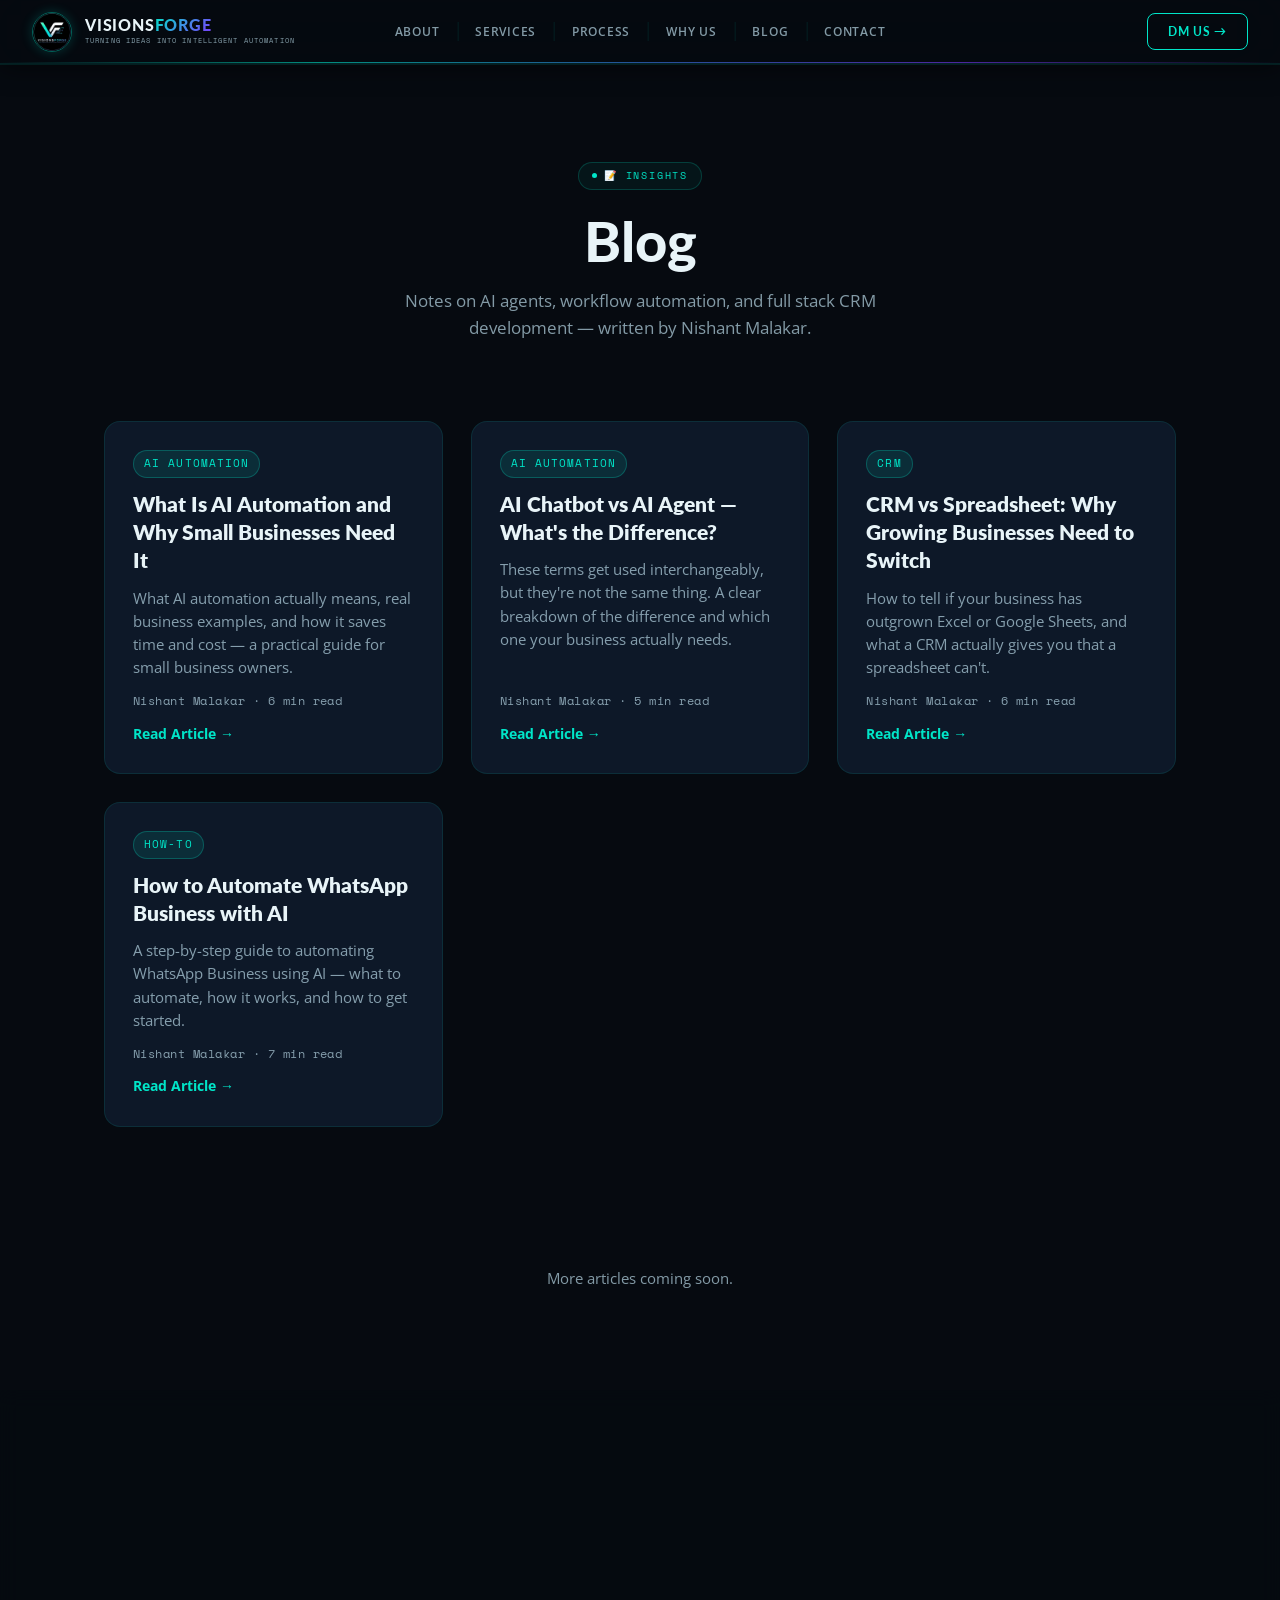
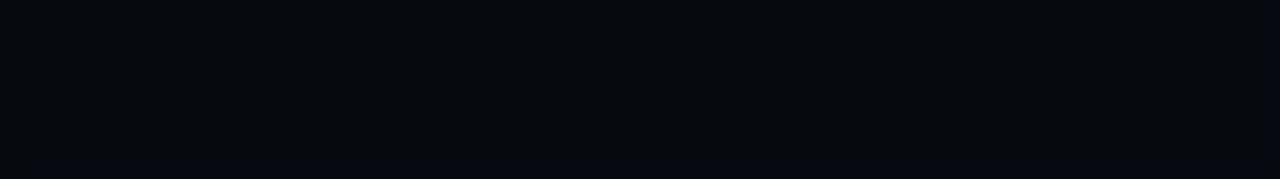
<file: blog/index.html>
<!doctype html>
<html lang="en" data-theme="dark">
  <head>
    <meta charset="UTF-8" />
    <meta name="color-scheme" content="dark" />
    <meta name="viewport" content="width=device-width, initial-scale=1.0" />
    <title>Blog | VisionsForge — AI Automation & Full Stack Web CRM Insights</title>
    <meta
      name="description"
      content="Articles on AI agent development, workflow automation, and full stack CRM development by Nishant Malakar, VisionsForge."
    />
    <meta name="robots" content="index, follow" />
    <link rel="canonical" href="https://www.visionsforge.in/blog/" />
    <link rel="icon" href="../logo-icon.png" type="image/png" />
    <link rel="apple-touch-icon" href="../logo-icon.png" />

    <meta property="og:type" content="website" />
    <meta property="og:title" content="Blog | VisionsForge — AI Automation & Full Stack Web CRM Insights" />
    <meta
      property="og:description"
      content="Articles on AI agent development, workflow automation, and full stack CRM development by Nishant Malakar, VisionsForge."
    />
    <meta property="og:url" content="https://www.visionsforge.in/blog/" />
    <meta property="og:image" content="https://www.visionsforge.in/logo.png" />
    <meta name="twitter:card" content="summary_large_image" />
    <meta name="twitter:title" content="Blog | VisionsForge" />
    <meta
      name="twitter:description"
      content="Articles on AI agent development, workflow automation, and full stack CRM development."
    />

    <link rel="preconnect" href="https://fonts.googleapis.com" />
    <link rel="preconnect" href="https://fonts.gstatic.com" crossorigin />
    <link
      href="https://fonts.googleapis.com/css2?family=Lato:wght@700;800;900&family=Open+Sans:wght@400;600;700&family=Space+Mono:wght@400;700&display=swap"
      rel="stylesheet"
    />

    <style>
      html,
      body {
        background: #060a10;
      }
    </style>
    <link rel="stylesheet" href="../css/style.min.css" />
    <link rel="stylesheet" href="../css/blog.min.css" />

    <!-- Google Analytics (GA4) -->
    <script async src="https://www.googletagmanager.com/gtag/js?id=G-E0ZMCPW66K"></script>
    <script>
      window.dataLayer = window.dataLayer || [];
      function gtag() { dataLayer.push(arguments); }
      gtag("js", new Date());
      gtag("config", "G-E0ZMCPW66K");
    </script>
  </head>
  <body class="loaded">
    <nav id="nav">
      <a href="../index.html" class="nav-left"
        ><div class="nav-logo-img">
          <picture>
            <source srcset="../logo-icon.webp" type="image/webp" />
            <img src="../logo-icon.png"
            alt="Nishant Malakar - VisionsForge AI Automation & Full Stack Web CRM"
            width="40"
            height="40"
            loading="eager"
            decoding="async"/>
          </picture>
        </div>
        <div>
          <div class="nav-bn">
            <span class="nv">VISIONS</span><span class="nf">FORGE</span>
          </div>
          <div class="nav-bt">Turning Ideas Into Intelligent Automation</div>
        </div></a
      >
      <div class="nav-links">
        <a href="../index.html#about">About</a
        ><a href="../index.html#services">Services</a
        ><a href="../index.html#process">Process</a
        ><a href="../index.html#why">Why Us</a><a href="./" class="active">Blog</a
        ><a href="../index.html#contact">Contact</a>
      </div>
      <div class="nav-actions">
        <a href="../index.html#contact" class="nav-cta"><span>DM Us →</span></a
        ><button class="hbg" id="hbg" aria-label="Toggle Navigation Menu" aria-expanded="false">
          <span></span><span></span><span></span>
        </button>
      </div>
    </nav>
    <div class="mm" id="mm">
      <a href="../index.html#about" class="ml">About</a
      ><a href="../index.html#services" class="ml">Services</a
      ><a href="../index.html#process" class="ml">Process</a
      ><a href="../index.html#why" class="ml">Why Us</a
      ><a href="./" class="ml">Blog</a
      ><a href="../index.html#contact" class="ml">Contact</a>
    </div>

    <section class="blog-hero">
      <div class="con">
        <span class="stag">📝 INSIGHTS</span>
        <h1>Blog</h1>
        <p>
          Notes on AI agents, workflow automation, and full stack CRM
          development — written by Nishant Malakar.
        </p>
      </div>
    </section>

    <section>
      <div class="con">
        <div class="blog-grid">
          <a
            href="ai-automation-guide-for-small-business.html"
            class="blog-card"
          >
            <span class="bc-tag">AI Automation</span>
            <h2>
              What Is AI Automation and Why Small Businesses Need It
            </h2>
            <p>
              What AI automation actually means, real business examples,
              and how it saves time and cost — a practical guide for small
              business owners.
            </p>
            <span class="bc-meta">Nishant Malakar · 6 min read</span>
            <span class="bc-read">Read Article →</span>
          </a>
          <a href="ai-chatbot-vs-ai-agent.html" class="blog-card">
            <span class="bc-tag">AI Automation</span>
            <h2>AI Chatbot vs AI Agent — What's the Difference?</h2>
            <p>
              These terms get used interchangeably, but they're not the
              same thing. A clear breakdown of the difference and which
              one your business actually needs.
            </p>
            <span class="bc-meta">Nishant Malakar · 5 min read</span>
            <span class="bc-read">Read Article →</span>
          </a>
          <a href="crm-vs-spreadsheet.html" class="blog-card">
            <span class="bc-tag">CRM</span>
            <h2>CRM vs Spreadsheet: Why Growing Businesses Need to Switch</h2>
            <p>
              How to tell if your business has outgrown Excel or Google
              Sheets, and what a CRM actually gives you that a spreadsheet
              can't.
            </p>
            <span class="bc-meta">Nishant Malakar · 6 min read</span>
            <span class="bc-read">Read Article →</span>
          </a>
          <a href="automate-whatsapp-business-with-ai.html" class="blog-card">
            <span class="bc-tag">How-To</span>
            <h2>How to Automate WhatsApp Business with AI</h2>
            <p>
              A step-by-step guide to automating WhatsApp Business using
              AI — what to automate, how it works, and how to get started.
            </p>
            <span class="bc-meta">Nishant Malakar · 7 min read</span>
            <span class="bc-read">Read Article →</span>
          </a>
          <!-- NEW POSTS: PASTE ABOVE THIS LINE -->
        </div>
        <p class="blog-soon">More articles coming soon.</p>
      </div>
    </section>

    <footer>
      <div class="fg-glow"></div>
      <div class="con">
        <div class="fig">
          <div>
            <div class="fbr">
              <picture>
                <source srcset="../logo-icon.webp" type="image/webp" />
                <img src="../logo-icon.png"
                alt="Nishant Malakar - VisionsForge"
                width="40"
                height="40"
                loading="lazy"
                decoding="async"/>
              </picture>
              <div>
                <div class="fbn">
                  <span class="nv">VISIONS</span><span class="nf">FORGE</span>
                </div>
              </div>
            </div>
            <div class="fbt">Turning Ideas Into Intelligent Automation</div>
            <p class="fd">
              Nishant Malakar &amp; VisionsForge build intelligent AI agents,
              custom Full Stack Web CRM platforms, and workflow automation
              systems.
            </p>
          </div>
          <div class="fcol">
            <h3>Services</h3>
            <ul>
              <li><a href="../index.html#services">AI Agent Dev</a></li>
              <li><a href="../index.html#services">Workflow Automation</a></li>
              <li><a href="../index.html#services">Full Stack Web CRM</a></li>
              <li><a href="../index.html#services">UI/UX Design</a></li>
              <li><a href="../index.html#services">DevOps</a></li>
            </ul>
          </div>
          <div class="fcol">
            <h3>Company</h3>
            <ul>
              <li><a href="../index.html#about">About Nishant Malakar</a></li>
              <li><a href="../index.html#process">Process</a></li>
              <li><a href="../index.html#faq">FAQ</a></li>
              <li><a href="./">Blog</a></li>
              <li><a href="../privacy-policy.html">Privacy Policy</a></li>
            </ul>
          </div>
          <div class="fcol">
            <h3>Contact</h3>
            <ul>
              <li><a href="mailto:contact@visionsforge.in">Email Us</a></li>
              <li>
                <a
                  href="https://wa.me/919669880949"
                  target="_blank"
                  rel="noopener noreferrer"
                  >+91 9669880949 (WhatsApp)</a
                >
              </li>
              <li>
                <a
                  href="https://www.instagram.com/visionsforge.in/"
                  target="_blank"
                  rel="noopener noreferrer"
                  >Instagram</a
                >
              </li>
              <li><a href="../index.html#contact">Send Message</a></li>
            </ul>
          </div>
        </div>
        <div class="fbot">
          <span>© 2026 VisionsForge · Nishant Malakar · Indore, India</span>
        </div>
      </div>
    </footer>

    <script src="../js/navigation.js" defer></script>
  </body>
</html>
</file>
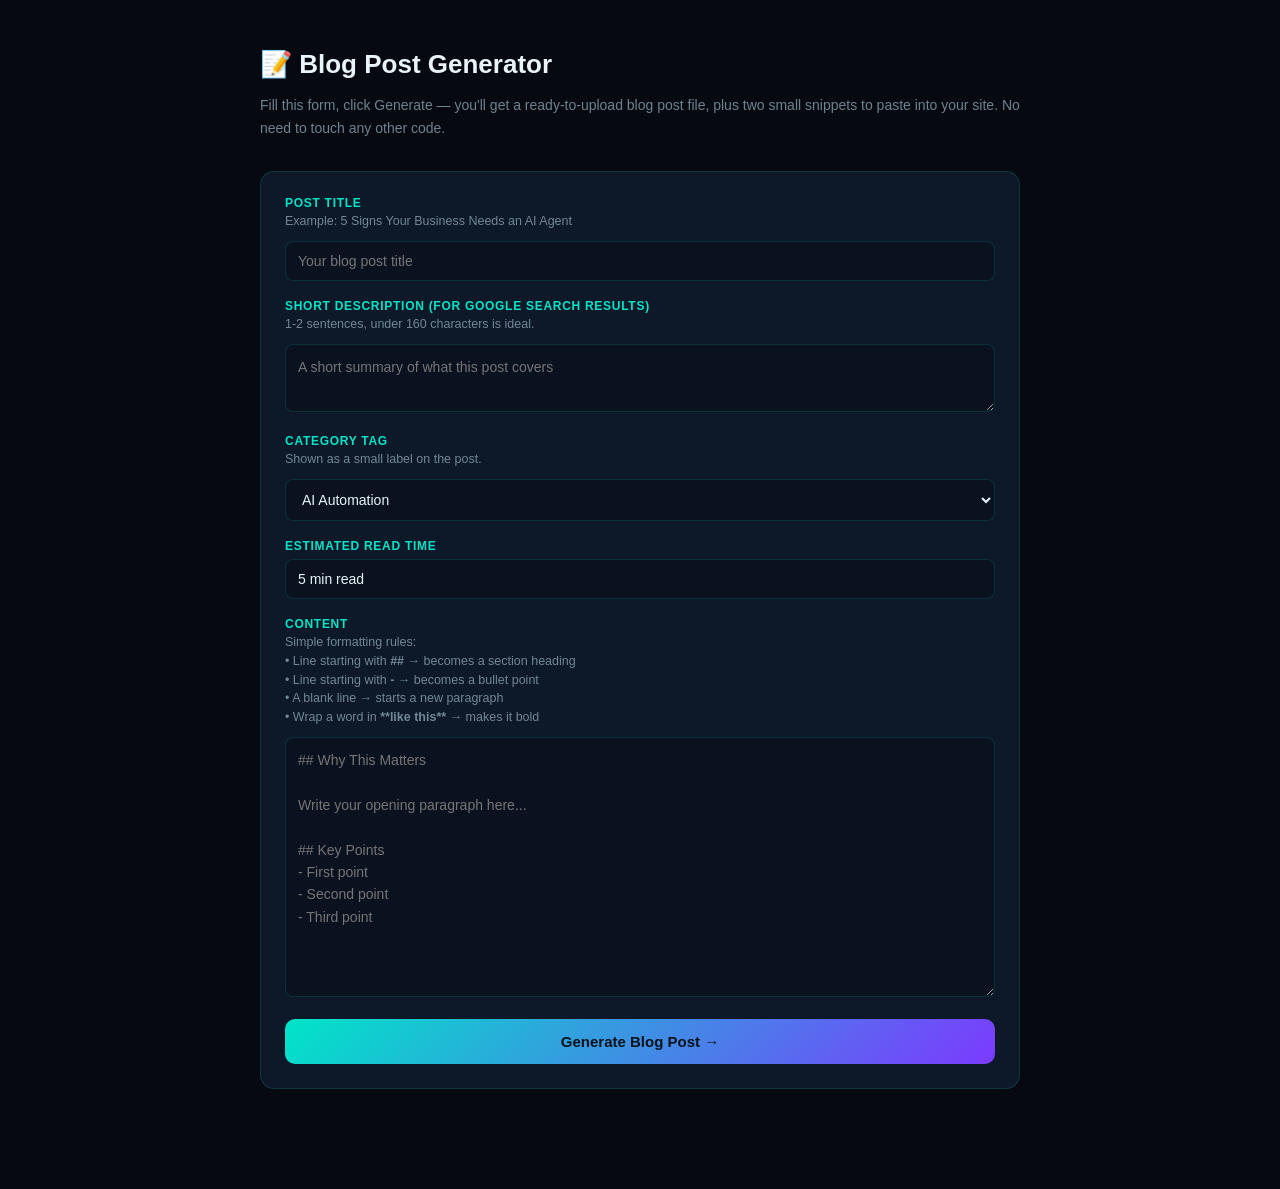
<file: blog-generator.html>
<!doctype html>
<html lang="en">
  <head>
    <meta charset="UTF-8" />
    <meta name="viewport" content="width=device-width, initial-scale=1.0" />
    <title>VisionsForge — Blog Post Generator</title>
    <style>
      :root {
        --c1: #00e5c8;
        --c2: #3b82f6;
        --c3: #7c3aff;
        --bg: #060a10;
        --card: #0d1828;
        --border: rgba(0, 229, 200, 0.15);
        --text: #e8f4f8;
        --muted: rgba(180, 210, 225, 0.6);
      }
      * {
        box-sizing: border-box;
      }
      body {
        background: var(--bg);
        color: var(--text);
        font-family: -apple-system, "Segoe UI", Arial, sans-serif;
        margin: 0;
        padding: 32px 20px 80px;
      }
      .wrap {
        max-width: 760px;
        margin: 0 auto;
      }
      h1 {
        font-size: 26px;
        margin-bottom: 4px;
      }
      .sub {
        color: var(--muted);
        font-size: 14px;
        margin-bottom: 32px;
        line-height: 1.6;
      }
      .card {
        background: var(--card);
        border: 1px solid var(--border);
        border-radius: 14px;
        padding: 24px;
        margin-bottom: 20px;
      }
      label {
        display: block;
        font-size: 12px;
        letter-spacing: 0.06em;
        text-transform: uppercase;
        color: var(--c1);
        margin-bottom: 6px;
        font-weight: 700;
      }
      .hint {
        color: var(--muted);
        font-size: 12.5px;
        margin: -4px 0 10px;
        line-height: 1.5;
      }
      input,
      select,
      textarea {
        width: 100%;
        background: #0a1220;
        border: 1px solid var(--border);
        border-radius: 8px;
        padding: 11px 12px;
        color: var(--text);
        font-size: 14px;
        font-family: inherit;
        margin-bottom: 18px;
      }
      textarea {
        resize: vertical;
        line-height: 1.6;
      }
      #content {
        min-height: 260px;
      }
      button {
        background: linear-gradient(135deg, var(--c1), var(--c3));
        color: #06121a;
        border: none;
        font-weight: 800;
        font-size: 15px;
        padding: 14px 24px;
        border-radius: 10px;
        cursor: pointer;
        width: 100%;
      }
      button:hover {
        opacity: 0.9;
      }
      .out {
        display: none;
      }
      .out.show {
        display: block;
      }
      .out h2 {
        font-size: 16px;
        margin: 28px 0 8px;
        color: var(--c1);
      }
      .out p.desc {
        color: var(--muted);
        font-size: 13px;
        margin: 0 0 10px;
      }
      pre {
        background: #050a11;
        border: 1px solid var(--border);
        border-radius: 8px;
        padding: 14px;
        font-size: 12px;
        overflow-x: auto;
        white-space: pre-wrap;
        word-break: break-word;
        max-height: 220px;
      }
      .copy-btn {
        background: rgba(0, 229, 200, 0.12);
        color: var(--c1);
        border: 1px solid rgba(0, 229, 200, 0.3);
        font-weight: 700;
        font-size: 12.5px;
        padding: 8px 14px;
        border-radius: 6px;
        width: auto;
        margin-bottom: 10px;
      }
      .dl-btn {
        background: linear-gradient(135deg, var(--c1), var(--c2));
        color: #06121a;
        font-weight: 800;
        font-size: 14px;
        padding: 12px 20px;
        border-radius: 8px;
        width: auto;
        margin-top: 6px;
      }
      .steps {
        background: rgba(124, 58, 255, 0.08);
        border: 1px solid rgba(124, 58, 255, 0.25);
        border-radius: 10px;
        padding: 16px 18px;
        font-size: 13px;
        line-height: 1.7;
        color: var(--muted);
        margin-top: 24px;
      }
      .steps b {
        color: var(--text);
      }
      .steps ol {
        margin: 8px 0 0;
        padding-left: 18px;
      }
    </style>
  </head>
  <body>
    <div class="wrap">
      <h1>📝 Blog Post Generator</h1>
      <p class="sub">
        Fill this form, click Generate — you'll get a ready-to-upload blog
        post file, plus two small snippets to paste into your site. No need
        to touch any other code.
      </p>

      <div class="card">
        <label>Post Title</label>
        <div class="hint">Example: 5 Signs Your Business Needs an AI Agent</div>
        <input type="text" id="title" placeholder="Your blog post title" />

        <label>Short Description (for Google search results)</label>
        <div class="hint">1-2 sentences, under 160 characters is ideal.</div>
        <textarea
          id="description"
          rows="2"
          placeholder="A short summary of what this post covers"
        ></textarea>

        <label>Category Tag</label>
        <div class="hint">Shown as a small label on the post.</div>
        <select id="tag">
          <option>AI Automation</option>
          <option>CRM</option>
          <option>How-To</option>
          <option>Case Study</option>
          <option>Business Tips</option>
        </select>

        <label>Estimated Read Time</label>
        <input type="text" id="readtime" placeholder="e.g. 5 min read" value="5 min read" />

        <label>Content</label>
        <div class="hint">
          Simple formatting rules:<br />
          • Line starting with <b>##</b> → becomes a section heading<br />
          • Line starting with <b>-</b> → becomes a bullet point<br />
          • A blank line → starts a new paragraph<br />
          • Wrap a word in <b>**like this**</b> → makes it bold
        </div>
        <textarea
          id="content"
          placeholder="## Why This Matters&#10;&#10;Write your opening paragraph here...&#10;&#10;## Key Points&#10;- First point&#10;- Second point&#10;- Third point"
        ></textarea>

        <button onclick="generate()">Generate Blog Post →</button>
      </div>

      <div class="out" id="output">
        <div class="card">
          <h2>1. Downloadable Post File</h2>
          <p class="desc">
            Download this file, then upload it into your site's
            <code>blog/</code> folder (same place as your other blog posts).
          </p>
          <button class="dl-btn" onclick="downloadFile()">
            ⬇ Download HTML File
          </button>
        </div>

        <div class="card">
          <h2>2. Paste This Into <code>blog/index.html</code></h2>
          <p class="desc">
            Open <code>blog/index.html</code>, find the line that says
            <code>&lt;!-- NEW POSTS: PASTE ABOVE THIS LINE --&gt;</code>, and
            paste this snippet right above it.
          </p>
          <button class="copy-btn" onclick="copyText('cardSnippet')">
            📋 Copy Snippet
          </button>
          <pre id="cardSnippet"></pre>
        </div>

        <div class="card">
          <h2>3. Paste This Into <code>sitemap.xml</code></h2>
          <p class="desc">
            Open <code>sitemap.xml</code>, find the line that says
            <code>&lt;!-- NEW POSTS: PASTE ABOVE THIS LINE --&gt;</code>, and
            paste this snippet right above it.
          </p>
          <button class="copy-btn" onclick="copyText('sitemapSnippet')">
            📋 Copy Snippet
          </button>
          <pre id="sitemapSnippet"></pre>
        </div>

        <div class="steps">
          <b>Full checklist:</b>
          <ol>
            <li>Download the HTML file above, upload it into your <code>blog/</code> folder</li>
            <li>Paste snippet #2 into <code>blog/index.html</code></li>
            <li>Paste snippet #3 into <code>sitemap.xml</code></li>
            <li>Redeploy your site (upload the updated folder to Vercel)</li>
          </ol>
          That's it — no other file needs to change.
        </div>
      </div>
    </div>

    <script>
      function slugify(title) {
        return title
          .toLowerCase()
          .replace(/[^a-z0-9\s-]/g, "")
          .trim()
          .replace(/\s+/g, "-")
          .slice(0, 60);
      }

      function escapeHtml(str) {
        return str
          .replace(/&/g, "&amp;")
          .replace(/</g, "&lt;")
          .replace(/>/g, "&gt;")
          .replace(/"/g, "&quot;");
      }

      function inlineFormat(text) {
        return escapeHtml(text).replace(
          /\*\*(.+?)\*\*/g,
          "<strong>$1</strong>",
        );
      }

      function contentToHtml(raw) {
        const lines = raw.split("\n");
        let html = "";
        let para = [];
        let list = [];

        function flushPara() {
          if (para.length) {
            html += "        <p>" + inlineFormat(para.join(" ")) + "</p>\n";
            para = [];
          }
        }
        function flushList() {
          if (list.length) {
            html += "        <ul>\n";
            list.forEach((li) => {
              html += "          <li>" + inlineFormat(li) + "</li>\n";
            });
            html += "        </ul>\n";
            list = [];
          }
        }

        lines.forEach((line) => {
          const t = line.trim();
          if (t.startsWith("## ")) {
            flushPara();
            flushList();
            html += "        <h2>" + escapeHtml(t.slice(3)) + "</h2>\n";
          } else if (t.startsWith("- ")) {
            flushPara();
            list.push(t.slice(2));
          } else if (t === "") {
            flushPara();
            flushList();
          } else {
            flushList();
            para.push(t);
          }
        });
        flushPara();
        flushList();
        return html;
      }

      let lastFile = { name: "", content: "" };

      function generate() {
        const title = document.getElementById("title").value.trim();
        const description = document.getElementById("description").value.trim();
        const tag = document.getElementById("tag").value;
        const readtime = document.getElementById("readtime").value.trim() || "5 min read";
        const contentRaw = document.getElementById("content").value;

        if (!title || !contentRaw.trim()) {
          alert("Please fill in at least the Title and Content.");
          return;
        }

        const slug = slugify(title);
        const today = new Date().toISOString().split("T")[0];
        const displayDate = new Date().toLocaleDateString("en-US", {
          month: "long",
          day: "numeric",
          year: "numeric",
        });
        const bodyHtml = contentToHtml(contentRaw);
        const escTitle = escapeHtml(title);
        const escDesc = escapeHtml(description);

        const fileContent = `<!doctype html>
<html lang="en" data-theme="dark">
  <head>
    <meta charset="UTF-8" />
    <meta name="color-scheme" content="dark" />
    <meta name="viewport" content="width=device-width, initial-scale=1.0" />
    <title>${escTitle} | VisionsForge</title>
    <meta name="description" content="${escDesc}" />
    <meta name="robots" content="index, follow" />
    <link rel="canonical" href="https://www.visionsforge.in/blog/${slug}.html" />
    <link rel="icon" href="../logo.png" type="image/png" />
    <link rel="apple-touch-icon" href="../logo.png" />

    <meta property="og:type" content="article" />
    <meta property="og:title" content="${escTitle}" />
    <meta property="og:description" content="${escDesc}" />
    <meta property="og:url" content="https://www.visionsforge.in/blog/${slug}.html" />
    <meta property="og:image" content="https://www.visionsforge.in/logo.png" />
    <meta name="twitter:card" content="summary_large_image" />
    <meta name="twitter:title" content="${escTitle}" />
    <meta name="twitter:description" content="${escDesc}" />

    <link rel="preconnect" href="https://fonts.googleapis.com" />
    <link rel="preconnect" href="https://fonts.gstatic.com" crossorigin />
    <link
      href="https://fonts.googleapis.com/css2?family=Lato:wght@700;800;900&family=Open+Sans:wght@400;600;700&family=Space+Mono:wght@400;700&display=swap"
      rel="stylesheet"
    />

    <script type="application/ld+json">
      {
        "@context": "https://schema.org",
        "@type": "Article",
        "headline": "${escTitle}",
        "description": "${escDesc}",
        "author": { "@type": "Person", "name": "Nishant Malakar", "url": "https://www.visionsforge.in/" },
        "publisher": {
          "@type": "Organization",
          "name": "VisionsForge",
          "logo": { "@type": "ImageObject", "url": "https://www.visionsforge.in/logo.png" }
        },
        "datePublished": "${today}",
        "dateModified": "${today}",
        "mainEntityOfPage": "https://www.visionsforge.in/blog/${slug}.html"
      }
    <\/script>

    <style>
      html, body { background: #060a10; }
    </style>
    <link rel="stylesheet" href="../css/style.min.css" />
    <link rel="stylesheet" href="../css/blog.min.css" />
  </head>
  <body class="loaded">
    <nav id="nav">
      <a href="../index.html" class="nav-left"
        ><div class="nav-logo-img">
          <img src="../logo.png" alt="Nishant Malakar - VisionsForge AI Automation & Full Stack Web CRM" width="40" height="40" loading="eager" decoding="async" />
        </div>
        <div>
          <div class="nav-bn"><span class="nv">VISIONS</span><span class="nf">FORGE</span></div>
          <div class="nav-bt">Turning Ideas Into Intelligent Automation</div>
        </div></a
      >
      <div class="nav-links">
        <a href="../index.html#about">About</a><a href="../index.html#services">Services</a
        ><a href="../index.html#process">Process</a><a href="../index.html#why">Why Us</a
        ><a href="./" class="active">Blog</a><a href="../index.html#contact">Contact</a>
      </div>
      <div class="nav-actions">
        <a href="../index.html#contact" class="nav-cta"><span>DM Us →</span></a
        ><button class="hbg" id="hbg" aria-label="Toggle Navigation Menu" aria-expanded="false">
          <span></span><span></span><span></span>
        </button>
      </div>
    </nav>
    <div class="mm" id="mm">
      <a href="../index.html#about" class="ml">About</a><a href="../index.html#services" class="ml">Services</a
      ><a href="../index.html#process" class="ml">Process</a><a href="../index.html#why" class="ml">Why Us</a
      ><a href="./" class="ml">Blog</a><a href="../index.html#contact" class="ml">Contact</a>
    </div>

    <article class="article-wrap">
      <a href="./" class="article-back">← Back to Blog</a>
      <span class="bc-tag">${escapeHtml(tag)}</span>
      <h1>${escTitle}</h1>
      <div class="article-meta">By Nishant Malakar · ${displayDate} · ${escapeHtml(readtime)}</div>

      <div class="article-body">
${bodyHtml}      </div>

      <div class="article-cta">
        <h3>Have a Project in Mind?</h3>
        <p>Nishant Malakar &amp; VisionsForge build custom AI agents, workflow automation, and Full Stack Web CRM systems — tailored to your business.</p>
        <a href="../index.html#contact" class="bp"><span>Let's Talk →</span></a>
      </div>
    </article>

    <footer>
      <div class="fg-glow"></div>
      <div class="con">
        <div class="fig">
          <div>
            <div class="fbr">
              <img src="../logo.png" alt="Nishant Malakar - VisionsForge" width="40" height="40" loading="lazy" decoding="async" />
              <div><div class="fbn"><span class="nv">VISIONS</span><span class="nf">FORGE</span></div></div>
            </div>
            <div class="fbt">Turning Ideas Into Intelligent Automation</div>
            <p class="fd">Nishant Malakar &amp; VisionsForge build intelligent AI agents, custom Full Stack Web CRM platforms, and workflow automation systems.</p>
          </div>
          <div class="fcol">
            <h4>Services</h4>
            <ul>
              <li><a href="../index.html#services">AI Agent Dev</a></li>
              <li><a href="../index.html#services">Workflow Automation</a></li>
              <li><a href="../index.html#services">Full Stack Web CRM</a></li>
              <li><a href="../index.html#services">UI/UX Design</a></li>
              <li><a href="../index.html#services">DevOps</a></li>
            </ul>
          </div>
          <div class="fcol">
            <h4>Company</h4>
            <ul>
              <li><a href="../index.html#about">About Nishant Malakar</a></li>
              <li><a href="../index.html#process">Process</a></li>
              <li><a href="../index.html#faq">FAQ</a></li>
              <li><a href="./">Blog</a></li>
            </ul>
          </div>
          <div class="fcol">
            <h4>Contact</h4>
            <ul>
              <li><a href="mailto:contact@visionsforge.in">Email Us</a></li>
              <li><a href="https://wa.me/919669880949" target="_blank" rel="noopener noreferrer">+91 9669880949 (WhatsApp)</a></li>
              <li><a href="https://www.instagram.com/visionsforge.io/" target="_blank" rel="noopener noreferrer">Instagram</a></li>
              <li><a href="../index.html#contact">Send Message</a></li>
            </ul>
          </div>
        </div>
        <div class="fbot"><span>© 2026 VisionsForge · Nishant Malakar · Indore, India</span></div>
      </div>
    </footer>

    <script src="../js/navigation.js" defer><\/script>
  </body>
</html>
`;

        const cardSnippet = `          <a href="${slug}.html" class="blog-card">
            <span class="bc-tag">${escapeHtml(tag)}</span>
            <h2>${escTitle}</h2>
            <p>${escDesc}</p>
            <span class="bc-meta">Nishant Malakar · ${escapeHtml(readtime)}</span>
            <span class="bc-read">Read Article →</span>
          </a>`;

        const sitemapSnippet = `  <url>
    <loc>https://www.visionsforge.in/blog/${slug}.html</loc>
    <changefreq>monthly</changefreq>
    <priority>0.7</priority>
  </url>`;

        document.getElementById("cardSnippet").textContent = cardSnippet;
        document.getElementById("sitemapSnippet").textContent = sitemapSnippet;
        lastFile = { name: slug + ".html", content: fileContent };

        document.getElementById("output").classList.add("show");
        document.getElementById("output").scrollIntoView({ behavior: "smooth" });
      }

      function downloadFile() {
        if (!lastFile.content) return;
        const blob = new Blob([lastFile.content], { type: "text/html" });
        const url = URL.createObjectURL(blob);
        const a = document.createElement("a");
        a.href = url;
        a.download = lastFile.name;
        a.click();
        URL.revokeObjectURL(url);
      }

      function copyText(id) {
        const text = document.getElementById(id).textContent;
        navigator.clipboard.writeText(text).then(() => {
          alert("Copied! Now paste it into the right file.");
        });
      }
    </script>
  </body>
</html>
</file>
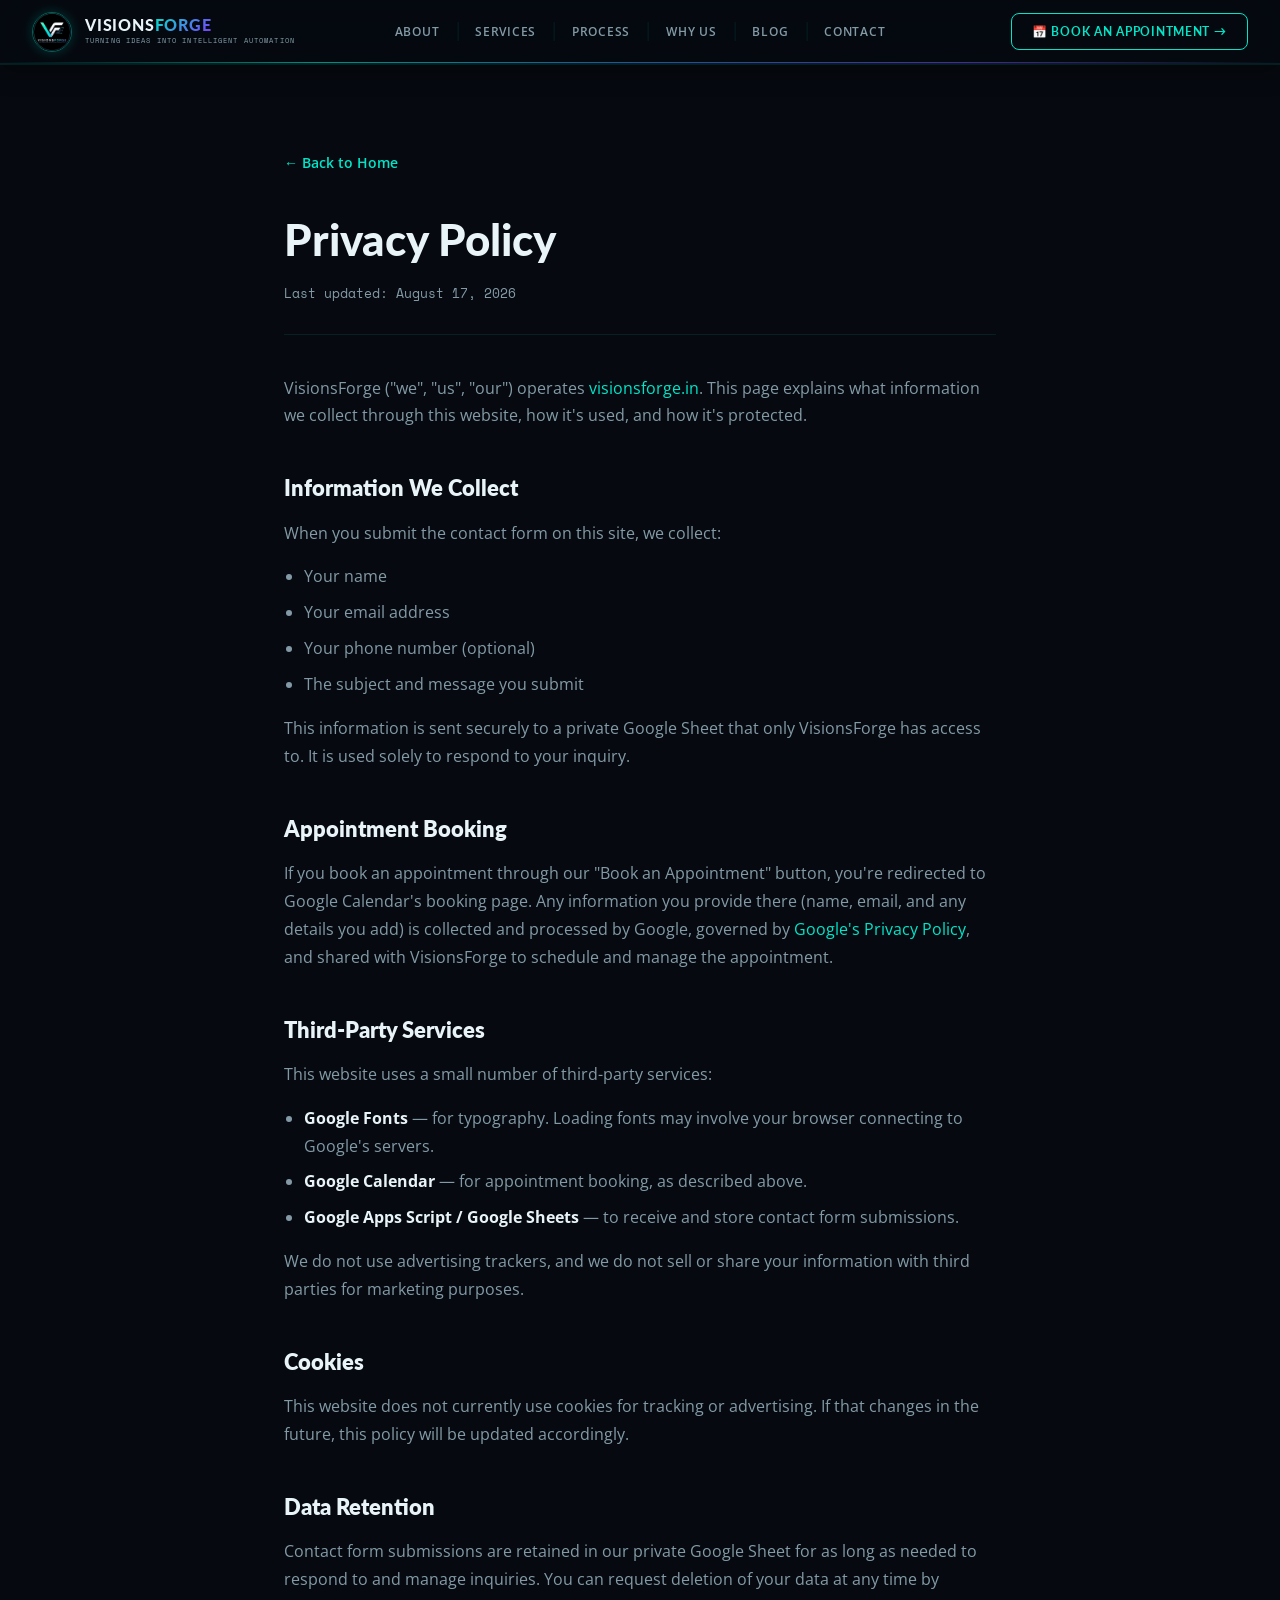
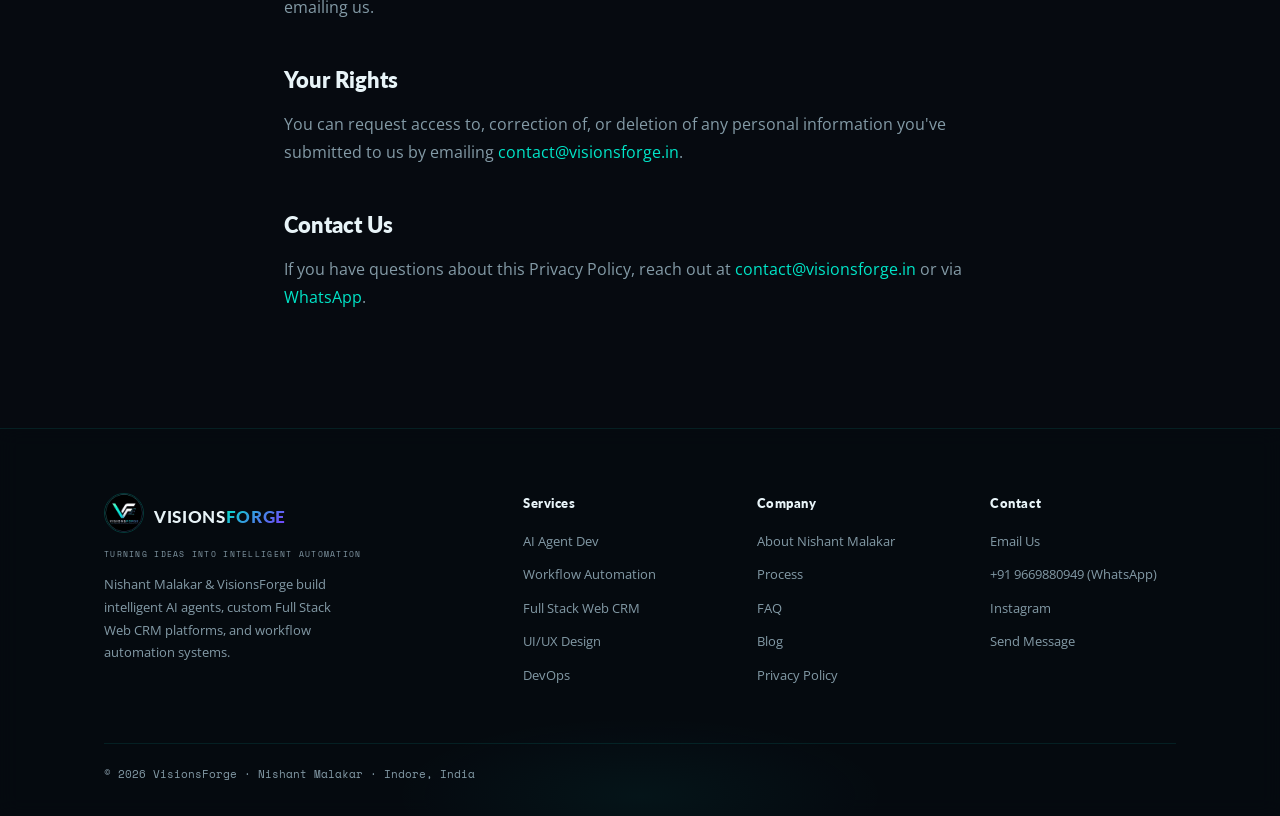
<file: privacy-policy.html>
<!doctype html>
<html lang="en" data-theme="dark">
  <head>
    <meta charset="UTF-8" />
    <meta name="color-scheme" content="dark" />
    <meta name="viewport" content="width=device-width, initial-scale=1.0" />
    <title>Privacy Policy | VisionsForge</title>
    <meta
      name="description"
      content="Privacy Policy for VisionsForge — how we collect, use, and protect information submitted through this website."
    />
    <meta name="robots" content="index, follow" />
    <link rel="canonical" href="https://www.visionsforge.in/privacy-policy.html" />
    <link rel="icon" href="logo-icon.png" type="image/png" />
    <link rel="apple-touch-icon" href="logo-icon.png" />

    <link rel="preconnect" href="https://fonts.googleapis.com" />
    <link rel="preconnect" href="https://fonts.gstatic.com" crossorigin />
    <link
      href="https://fonts.googleapis.com/css2?family=Lato:wght@700;800;900&family=Open+Sans:wght@400;600;700&family=Space+Mono:wght@400;700&display=swap"
      rel="stylesheet"
    />

    <style>
      html,
      body {
        background: #060a10;
      }
      .legal-wrap {
        max-width: 760px;
        margin: 0 auto;
        padding: 150px 24px 100px;
        font-family: var(--fb);
        color: var(--text);
      }
      .legal-wrap h1 {
        font-family: var(--fh);
        font-weight: 900;
        font-size: clamp(30px, 4.5vw, 44px);
        margin-bottom: 8px;
      }
      .legal-updated {
        font-family: var(--fm);
        font-size: 13px;
        color: var(--muted);
        margin-bottom: 40px;
        padding-bottom: 30px;
        border-bottom: 1px solid var(--border);
      }
      .legal-wrap h2 {
        font-family: var(--fh);
        font-weight: 800;
        font-size: 22px;
        margin: 40px 0 14px;
      }
      .legal-wrap p {
        font-size: 15.5px;
        line-height: 1.8;
        color: var(--muted);
        margin-bottom: 16px;
      }
      .legal-wrap ul {
        margin: 0 0 16px 20px;
        color: var(--muted);
      }
      .legal-wrap li {
        font-size: 15.5px;
        line-height: 1.8;
        margin-bottom: 8px;
      }
      .legal-wrap a {
        color: var(--c1);
        text-decoration: none;
      }
      .legal-wrap a:hover {
        text-decoration: underline;
      }
      .legal-wrap strong {
        color: var(--text);
      }
      .legal-back {
        display: inline-block;
        margin-bottom: 30px;
        font-weight: 600;
        font-size: 14px;
        color: var(--muted);
        text-decoration: none;
      }
      .legal-back:hover {
        color: var(--c1);
      }
    </style>
    <link rel="stylesheet" href="css/style.min.css" />

    <!-- Google Analytics (GA4) -->
    <script async src="https://www.googletagmanager.com/gtag/js?id=G-E0ZMCPW66K"></script>
    <script>
      window.dataLayer = window.dataLayer || [];
      function gtag() { dataLayer.push(arguments); }
      gtag("js", new Date());
      gtag("config", "G-E0ZMCPW66K");
    </script>
  </head>
  <body class="loaded">
    <nav id="nav">
      <a href="index.html" class="nav-left"
        ><div class="nav-logo-img">
          <picture>
            <source srcset="logo-icon.webp" type="image/webp" />
            <img src="logo-icon.png"
            alt="Nishant Malakar - VisionsForge AI Automation & Full Stack Web CRM"
            width="40"
            height="40"
            loading="eager"
            decoding="async"/>
          </picture>
        </div>
        <div>
          <div class="nav-bn">
            <span class="nv">VISIONS</span><span class="nf">FORGE</span>
          </div>
          <div class="nav-bt">Turning Ideas Into Intelligent Automation</div>
        </div></a
      >
      <div class="nav-links">
        <a href="index.html#about">About</a><a href="index.html#services">Services</a
        ><a href="index.html#process">Process</a><a href="index.html#why">Why Us</a
        ><a href="blog/">Blog</a><a href="index.html#contact">Contact</a>
      </div>
      <div class="nav-actions">
        <a
          href="https://calendar.app.google/Fp5gyUbnzxqs9Qz2A"
          target="_blank"
          rel="noopener noreferrer"
          class="nav-cta"
          ><span>📅 Book an Appointment →</span></a
        ><button class="hbg" id="hbg" aria-label="Toggle Navigation Menu" aria-expanded="false">
          <span></span><span></span><span></span>
        </button>
      </div>
    </nav>
    <div class="mm" id="mm">
      <a href="index.html#about" class="ml">About</a
      ><a href="index.html#services" class="ml">Services</a
      ><a href="index.html#process" class="ml">Process</a
      ><a href="index.html#why" class="ml">Why Us</a
      ><a href="blog/" class="ml">Blog</a
      ><a href="index.html#contact" class="ml">Contact</a>
    </div>

    <main class="legal-wrap">
      <a href="index.html" class="legal-back">← Back to Home</a>
      <h1>Privacy Policy</h1>
      <div class="legal-updated">Last updated: August 17, 2026</div>

      <p>
        VisionsForge ("we", "us", "our") operates
        <a href="https://www.visionsforge.in">visionsforge.in</a>. This page
        explains what information we collect through this website, how it's
        used, and how it's protected.
      </p>

      <h2>Information We Collect</h2>
      <p>When you submit the contact form on this site, we collect:</p>
      <ul>
        <li>Your name</li>
        <li>Your email address</li>
        <li>Your phone number (optional)</li>
        <li>The subject and message you submit</li>
      </ul>
      <p>
        This information is sent securely to a private Google Sheet that
        only VisionsForge has access to. It is used solely to respond to
        your inquiry.
      </p>

      <h2>Appointment Booking</h2>
      <p>
        If you book an appointment through our "Book an Appointment" button, you're
        redirected to Google Calendar's booking page. Any information you
        provide there (name, email, and any details you add) is collected
        and processed by Google, governed by
        <a
          href="https://policies.google.com/privacy"
          target="_blank"
          rel="noopener noreferrer"
          >Google's Privacy Policy</a
        >, and shared with VisionsForge to schedule and manage the
        appointment.
      </p>

      <h2>Third-Party Services</h2>
      <p>This website uses a small number of third-party services:</p>
      <ul>
        <li>
          <strong>Google Fonts</strong> — for typography. Loading fonts may
          involve your browser connecting to Google's servers.
        </li>
        <li>
          <strong>Google Calendar</strong> — for appointment booking, as
          described above.
        </li>
        <li>
          <strong>Google Apps Script / Google Sheets</strong> — to receive
          and store contact form submissions.
        </li>
      </ul>
      <p>
        We do not use advertising trackers, and we do not sell or share your
        information with third parties for marketing purposes.
      </p>

      <h2>Cookies</h2>
      <p>
        This website does not currently use cookies for tracking or
        advertising. If that changes in the future, this policy will be
        updated accordingly.
      </p>

      <h2>Data Retention</h2>
      <p>
        Contact form submissions are retained in our private Google Sheet
        for as long as needed to respond to and manage inquiries. You can
        request deletion of your data at any time by emailing us.
      </p>

      <h2>Your Rights</h2>
      <p>
        You can request access to, correction of, or deletion of any
        personal information you've submitted to us by emailing
        <a href="mailto:contact@visionsforge.in">contact@visionsforge.in</a>.
      </p>

      <h2>Contact Us</h2>
      <p>
        If you have questions about this Privacy Policy, reach out at
        <a href="mailto:contact@visionsforge.in">contact@visionsforge.in</a>
        or via
        <a
          href="https://wa.me/919669880949"
          target="_blank"
          rel="noopener noreferrer"
          >WhatsApp</a
        >.
      </p>
    </main>

    <footer>
      <div class="fg-glow"></div>
      <div class="con">
        <div class="fig">
          <div>
            <div class="fbr">
              <picture>
                <source srcset="logo-icon.webp" type="image/webp" />
                <img src="logo-icon.png"
                alt="Nishant Malakar - VisionsForge"
                width="40"
                height="40"
                loading="lazy"
                decoding="async"/>
              </picture>
              <div>
                <div class="fbn">
                  <span class="nv">VISIONS</span><span class="nf">FORGE</span>
                </div>
              </div>
            </div>
            <div class="fbt">Turning Ideas Into Intelligent Automation</div>
            <p class="fd">
              Nishant Malakar &amp; VisionsForge build intelligent AI agents,
              custom Full Stack Web CRM platforms, and workflow automation
              systems.
            </p>
          </div>
          <div class="fcol">
            <h3>Services</h3>
            <ul>
              <li><a href="index.html#services">AI Agent Dev</a></li>
              <li><a href="index.html#services">Workflow Automation</a></li>
              <li><a href="index.html#services">Full Stack Web CRM</a></li>
              <li><a href="index.html#services">UI/UX Design</a></li>
              <li><a href="index.html#services">DevOps</a></li>
            </ul>
          </div>
          <div class="fcol">
            <h3>Company</h3>
            <ul>
              <li><a href="index.html#about">About Nishant Malakar</a></li>
              <li><a href="index.html#process">Process</a></li>
              <li><a href="index.html#faq">FAQ</a></li>
              <li><a href="blog/">Blog</a></li>
              <li><a href="privacy-policy.html">Privacy Policy</a></li>
            </ul>
          </div>
          <div class="fcol">
            <h3>Contact</h3>
            <ul>
              <li><a href="mailto:contact@visionsforge.in">Email Us</a></li>
              <li>
                <a
                  href="https://wa.me/919669880949"
                  target="_blank"
                  rel="noopener noreferrer"
                  >+91 9669880949 (WhatsApp)</a
                >
              </li>
              <li>
                <a
                  href="https://www.instagram.com/visionsforge.in/"
                  target="_blank"
                  rel="noopener noreferrer"
                  >Instagram</a
                >
              </li>
              <li><a href="index.html#contact">Send Message</a></li>
            </ul>
          </div>
        </div>
        <div class="fbot">
          <span>© 2026 VisionsForge · Nishant Malakar · Indore, India</span>
        </div>
      </div>
    </footer>

    <script src="js/navigation.js" defer></script>
  </body>
</html>
</file>
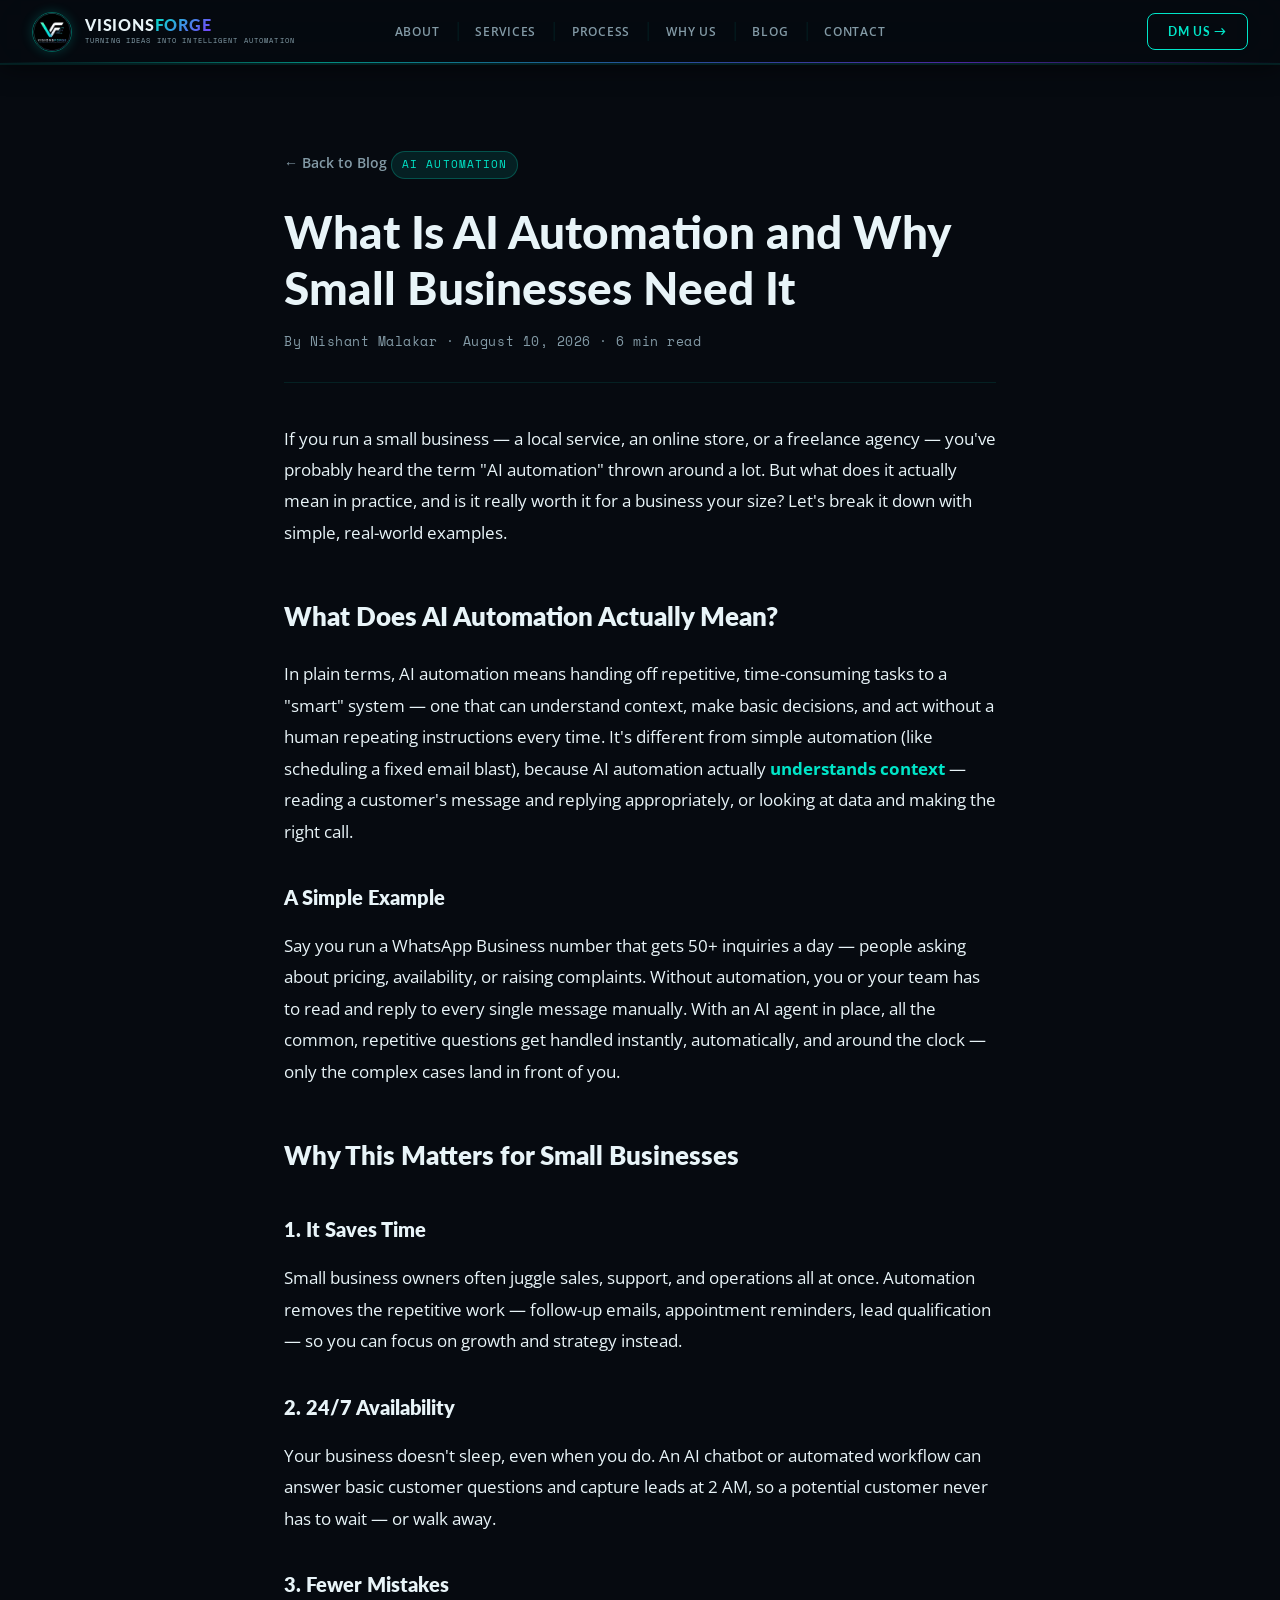
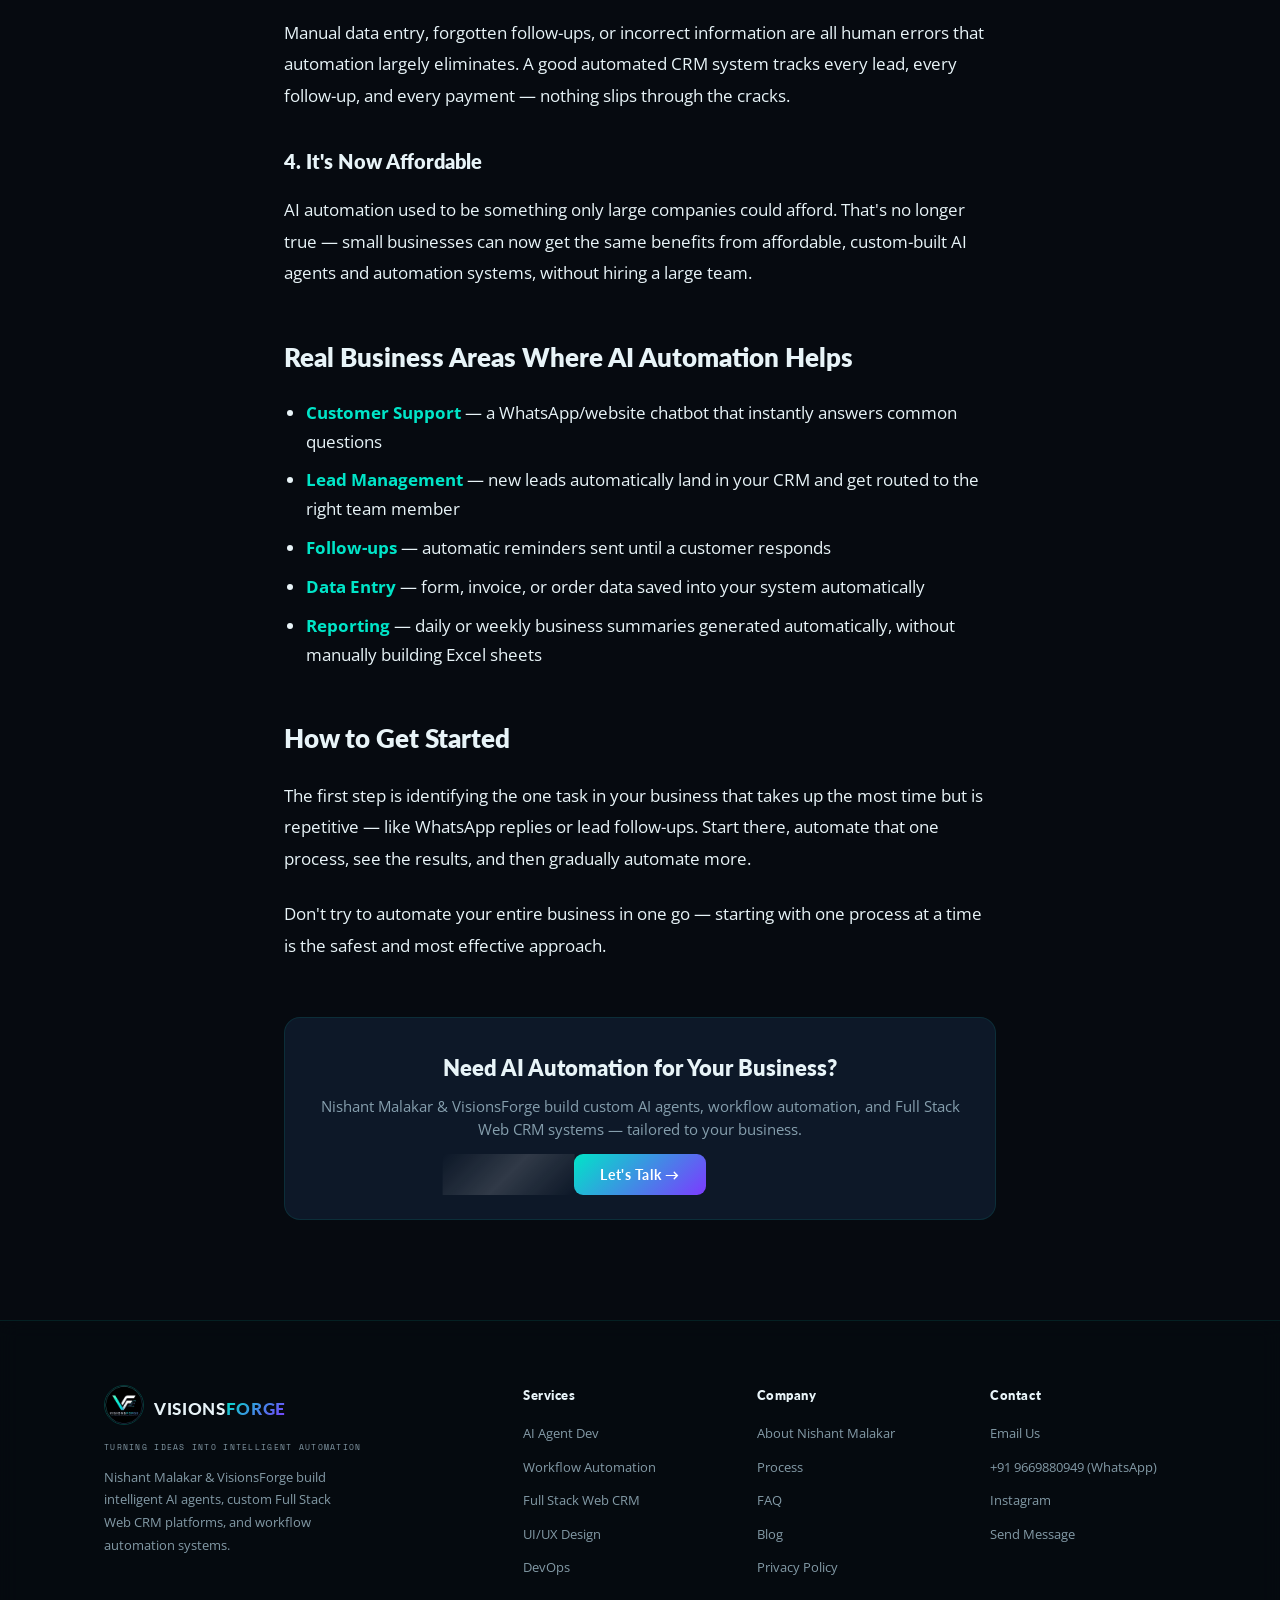
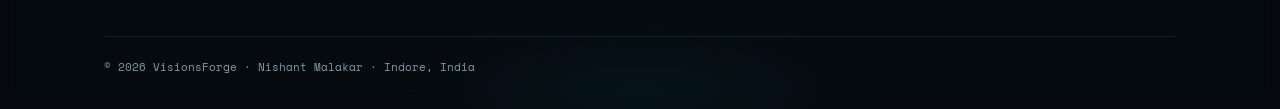
<file: blog/ai-automation-guide-for-small-business.html>
<!doctype html>
<html lang="en" data-theme="dark">
  <head>
    <meta charset="UTF-8" />
    <meta name="color-scheme" content="dark" />
    <meta name="viewport" content="width=device-width, initial-scale=1.0" />
    <title>
      What Is AI Automation and Why Small Businesses Need It | VisionsForge
    </title>
    <meta
      name="description"
      content="A practical guide to what AI automation actually means, real business examples, and how it saves time and cost for small business owners — by Nishant Malakar."
    />
    <meta name="robots" content="index, follow" />
    <link
      rel="canonical"
      href="https://www.visionsforge.in/blog/ai-automation-guide-for-small-business.html"
    />
    <link rel="icon" href="../logo-icon.png" type="image/png" />
    <link rel="apple-touch-icon" href="../logo-icon.png" />

    <meta property="og:type" content="article" />
    <meta
      property="og:title"
      content="What Is AI Automation and Why Small Businesses Need It"
    />
    <meta
      property="og:description"
      content="A practical guide to what AI automation actually means, real business examples, and how it saves time and cost for small business owners."
    />
    <meta
      property="og:url"
      content="https://www.visionsforge.in/blog/ai-automation-guide-for-small-business.html"
    />
    <meta property="og:image" content="https://www.visionsforge.in/logo.png" />
    <meta name="twitter:card" content="summary_large_image" />
    <meta
      name="twitter:title"
      content="What Is AI Automation and Why Small Businesses Need It"
    />
    <meta
      name="twitter:description"
      content="A practical guide to what AI automation actually means and how it saves time and cost for small businesses."
    />

    <link rel="preconnect" href="https://fonts.googleapis.com" />
    <link rel="preconnect" href="https://fonts.gstatic.com" crossorigin />
    <link
      href="https://fonts.googleapis.com/css2?family=Lato:wght@700;800;900&family=Open+Sans:wght@400;600;700&family=Space+Mono:wght@400;700&display=swap"
      rel="stylesheet"
    />

    <script type="application/ld+json">
      {
        "@context": "https://schema.org",
        "@type": "Article",
        "headline": "What Is AI Automation and Why Small Businesses Need It",
        "description": "A practical guide to what AI automation actually means, real business examples, and how it saves time and cost for small business owners.",
        "author": {
          "@type": "Person",
          "name": "Nishant Malakar",
          "url": "https://www.visionsforge.in/"
        },
        "publisher": {
          "@type": "Organization",
          "name": "VisionsForge",
          "logo": {
            "@type": "ImageObject",
            "url": "https://www.visionsforge.in/logo.png"
          }
        },
        "datePublished": "2026-08-10",
        "dateModified": "2026-08-11",
        "mainEntityOfPage": "https://www.visionsforge.in/blog/ai-automation-guide-for-small-business.html"
      }
    </script>

    <style>
      html,
      body {
        background: #060a10;
      }
    </style>
    <link rel="stylesheet" href="../css/style.min.css" />
    <link rel="stylesheet" href="../css/blog.min.css" />

    <!-- Google Analytics (GA4) -->
    <script async src="https://www.googletagmanager.com/gtag/js?id=G-E0ZMCPW66K"></script>
    <script>
      window.dataLayer = window.dataLayer || [];
      function gtag() { dataLayer.push(arguments); }
      gtag("js", new Date());
      gtag("config", "G-E0ZMCPW66K");
    </script>
  </head>
  <body class="loaded">
    <nav id="nav">
      <a href="../index.html" class="nav-left"
        ><div class="nav-logo-img">
          <picture>
            <source srcset="../logo-icon.webp" type="image/webp" />
            <img src="../logo-icon.png"
            alt="Nishant Malakar - VisionsForge AI Automation & Full Stack Web CRM"
            width="40"
            height="40"
            loading="eager"
            decoding="async"/>
          </picture>
        </div>
        <div>
          <div class="nav-bn">
            <span class="nv">VISIONS</span><span class="nf">FORGE</span>
          </div>
          <div class="nav-bt">Turning Ideas Into Intelligent Automation</div>
        </div></a
      >
      <div class="nav-links">
        <a href="../index.html#about">About</a
        ><a href="../index.html#services">Services</a
        ><a href="../index.html#process">Process</a
        ><a href="../index.html#why">Why Us</a
        ><a href="./" class="active">Blog</a
        ><a href="../index.html#contact">Contact</a>
      </div>
      <div class="nav-actions">
        <a href="../index.html#contact" class="nav-cta"><span>DM Us →</span></a
        ><button class="hbg" id="hbg" aria-label="Toggle Navigation Menu" aria-expanded="false">
          <span></span><span></span><span></span>
        </button>
      </div>
    </nav>
    <div class="mm" id="mm">
      <a href="../index.html#about" class="ml">About</a
      ><a href="../index.html#services" class="ml">Services</a
      ><a href="../index.html#process" class="ml">Process</a
      ><a href="../index.html#why" class="ml">Why Us</a
      ><a href="./" class="ml">Blog</a
      ><a href="../index.html#contact" class="ml">Contact</a>
    </div>

    <article class="article-wrap">
      <a href="./" class="article-back">← Back to Blog</a>
      <span class="bc-tag">AI Automation</span>
      <h1>What Is AI Automation and Why Small Businesses Need It</h1>
      <div class="article-meta">
        By Nishant Malakar · August 10, 2026 · 6 min read
      </div>

      <div class="article-body">
        <p>
          If you run a small business — a local service, an online store, or
          a freelance agency — you've probably heard the term "AI
          automation" thrown around a lot. But what does it actually mean in
          practice, and is it really worth it for a business your size?
          Let's break it down with simple, real-world examples.
        </p>

        <h2>What Does AI Automation Actually Mean?</h2>
        <p>
          In plain terms, AI automation means handing off repetitive,
          time-consuming tasks to a "smart" system — one that can
          understand context, make basic decisions, and act without a human
          repeating instructions every time. It's different from simple
          automation (like scheduling a fixed email blast), because AI
          automation actually <strong>understands context</strong> — reading
          a customer's message and replying appropriately, or looking at
          data and making the right call.
        </p>

        <h3>A Simple Example</h3>
        <p>
          Say you run a WhatsApp Business number that gets 50+ inquiries a
          day — people asking about pricing, availability, or raising
          complaints. Without automation, you or your team has to read and
          reply to every single message manually. With an AI agent in
          place, all the common, repetitive questions get handled
          instantly, automatically, and around the clock — only the
          complex cases land in front of you.
        </p>

        <h2>Why This Matters for Small Businesses</h2>

        <h3>1. It Saves Time</h3>
        <p>
          Small business owners often juggle sales, support, and operations
          all at once. Automation removes the repetitive work — follow-up
          emails, appointment reminders, lead qualification — so you can
          focus on growth and strategy instead.
        </p>

        <h3>2. 24/7 Availability</h3>
        <p>
          Your business doesn't sleep, even when you do. An AI chatbot or
          automated workflow can answer basic customer questions and
          capture leads at 2 AM, so a potential customer never has to wait
          — or walk away.
        </p>

        <h3>3. Fewer Mistakes</h3>
        <p>
          Manual data entry, forgotten follow-ups, or incorrect information
          are all human errors that automation largely eliminates. A good
          automated CRM system tracks every lead, every follow-up, and
          every payment — nothing slips through the cracks.
        </p>

        <h3>4. It's Now Affordable</h3>
        <p>
          AI automation used to be something only large companies could
          afford. That's no longer true — small businesses can now get the
          same benefits from affordable, custom-built AI agents and
          automation systems, without hiring a large team.
        </p>

        <h2>Real Business Areas Where AI Automation Helps</h2>
        <ul>
          <li>
            <strong>Customer Support</strong> — a WhatsApp/website chatbot
            that instantly answers common questions
          </li>
          <li>
            <strong>Lead Management</strong> — new leads automatically land
            in your CRM and get routed to the right team member
          </li>
          <li>
            <strong>Follow-ups</strong> — automatic reminders sent until a
            customer responds
          </li>
          <li>
            <strong>Data Entry</strong> — form, invoice, or order data
            saved into your system automatically
          </li>
          <li>
            <strong>Reporting</strong> — daily or weekly business summaries
            generated automatically, without manually building Excel
            sheets
          </li>
        </ul>

        <h2>How to Get Started</h2>
        <p>
          The first step is identifying the one task in your business that
          takes up the most time but is repetitive — like WhatsApp replies
          or lead follow-ups. Start there, automate that one process, see
          the results, and then gradually automate more.
        </p>
        <p>
          Don't try to automate your entire business in one go — starting
          with one process at a time is the safest and most effective
          approach.
        </p>
      </div>

      <div class="article-cta">
        <h3>Need AI Automation for Your Business?</h3>
        <p>
          Nishant Malakar &amp; VisionsForge build custom AI agents,
          workflow automation, and Full Stack Web CRM systems — tailored to
          your business.
        </p>
        <a href="../index.html#contact" class="bp"><span>Let's Talk →</span></a>
      </div>
    </article>

    <footer>
      <div class="fg-glow"></div>
      <div class="con">
        <div class="fig">
          <div>
            <div class="fbr">
              <picture>
                <source srcset="../logo-icon.webp" type="image/webp" />
                <img src="../logo-icon.png"
                alt="Nishant Malakar - VisionsForge"
                width="40"
                height="40"
                loading="lazy"
                decoding="async"/>
              </picture>
              <div>
                <div class="fbn">
                  <span class="nv">VISIONS</span><span class="nf">FORGE</span>
                </div>
              </div>
            </div>
            <div class="fbt">Turning Ideas Into Intelligent Automation</div>
            <p class="fd">
              Nishant Malakar &amp; VisionsForge build intelligent AI agents,
              custom Full Stack Web CRM platforms, and workflow automation
              systems.
            </p>
          </div>
          <div class="fcol">
            <h3>Services</h3>
            <ul>
              <li><a href="../index.html#services">AI Agent Dev</a></li>
              <li><a href="../index.html#services">Workflow Automation</a></li>
              <li><a href="../index.html#services">Full Stack Web CRM</a></li>
              <li><a href="../index.html#services">UI/UX Design</a></li>
              <li><a href="../index.html#services">DevOps</a></li>
            </ul>
          </div>
          <div class="fcol">
            <h3>Company</h3>
            <ul>
              <li><a href="../index.html#about">About Nishant Malakar</a></li>
              <li><a href="../index.html#process">Process</a></li>
              <li><a href="../index.html#faq">FAQ</a></li>
              <li><a href="./">Blog</a></li>
              <li><a href="../privacy-policy.html">Privacy Policy</a></li>
            </ul>
          </div>
          <div class="fcol">
            <h3>Contact</h3>
            <ul>
              <li><a href="mailto:contact@visionsforge.in">Email Us</a></li>
              <li>
                <a
                  href="https://wa.me/919669880949"
                  target="_blank"
                  rel="noopener noreferrer"
                  >+91 9669880949 (WhatsApp)</a
                >
              </li>
              <li>
                <a
                  href="https://www.instagram.com/visionsforge.in/"
                  target="_blank"
                  rel="noopener noreferrer"
                  >Instagram</a
                >
              </li>
              <li><a href="../index.html#contact">Send Message</a></li>
            </ul>
          </div>
        </div>
        <div class="fbot">
          <span>© 2026 VisionsForge · Nishant Malakar · Indore, India</span>
        </div>
      </div>
    </footer>

    <script src="../js/navigation.js" defer></script>
  </body>
</html>
</file>
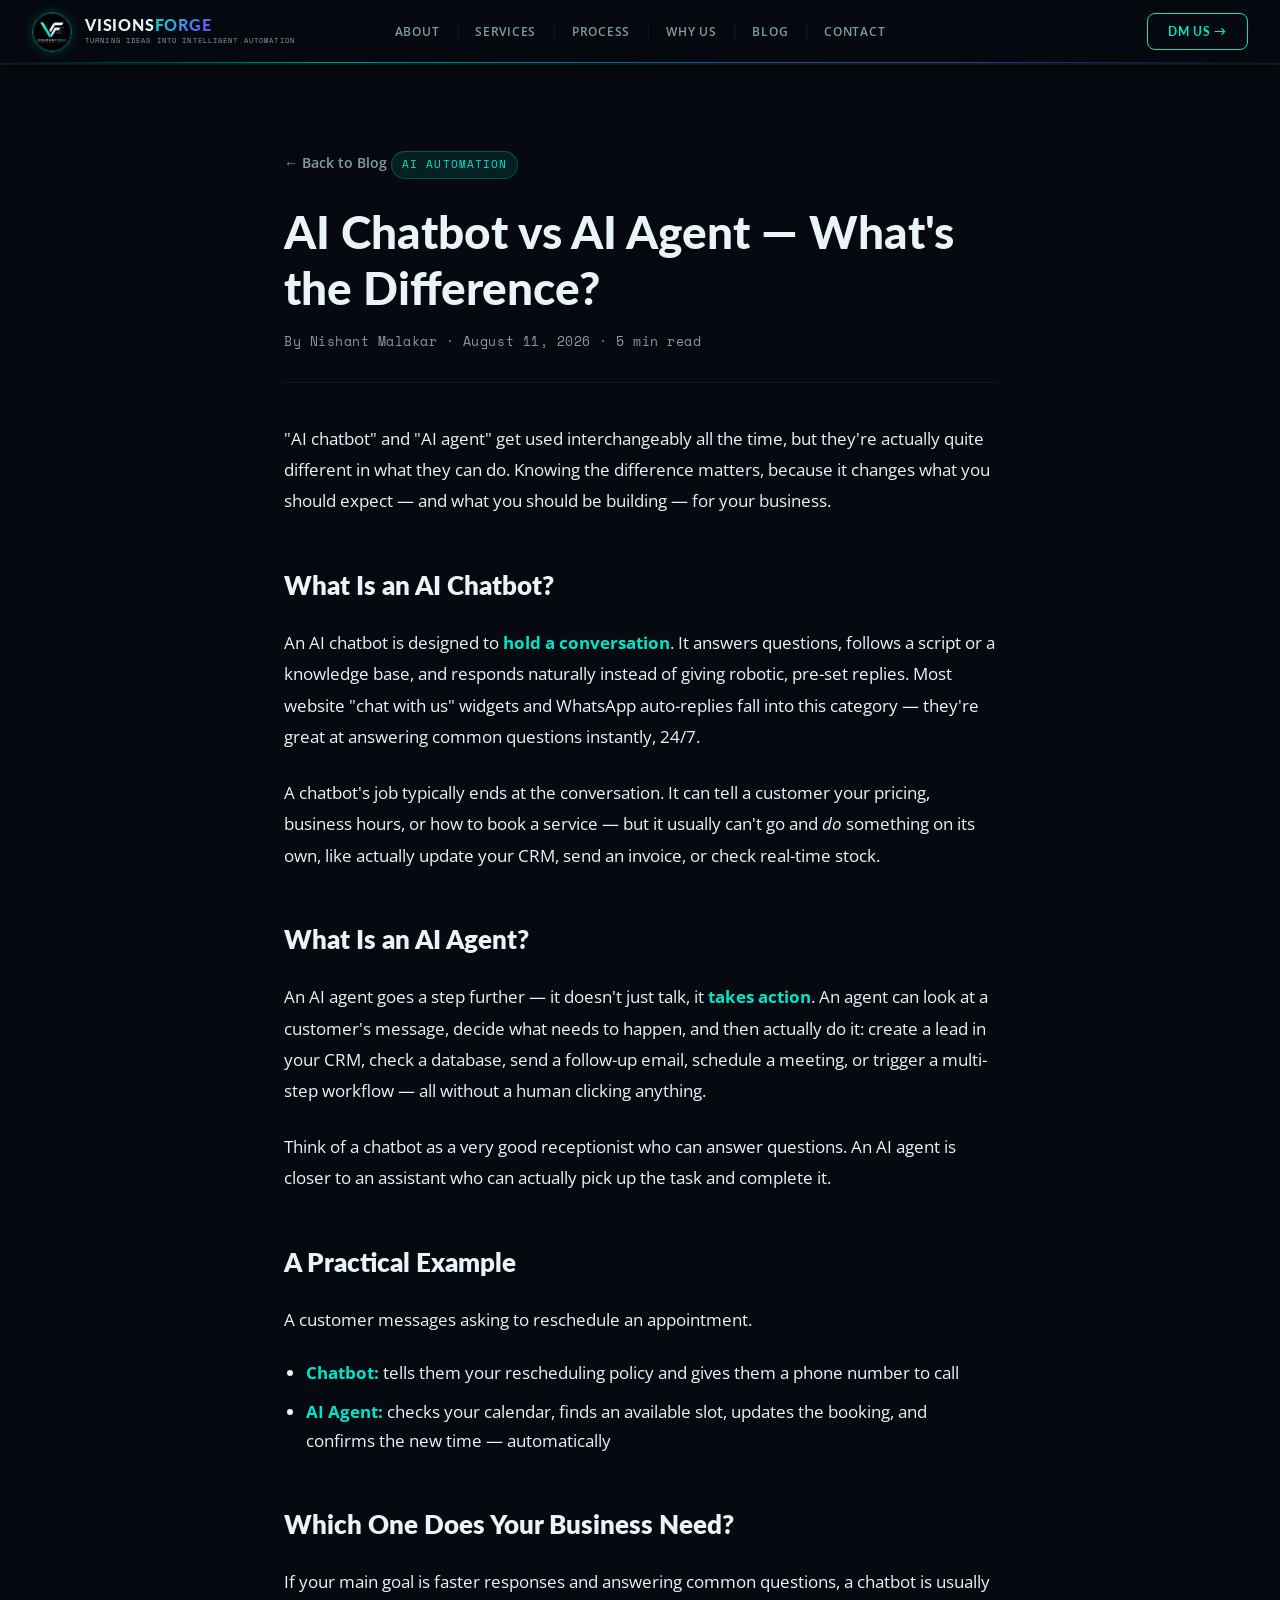
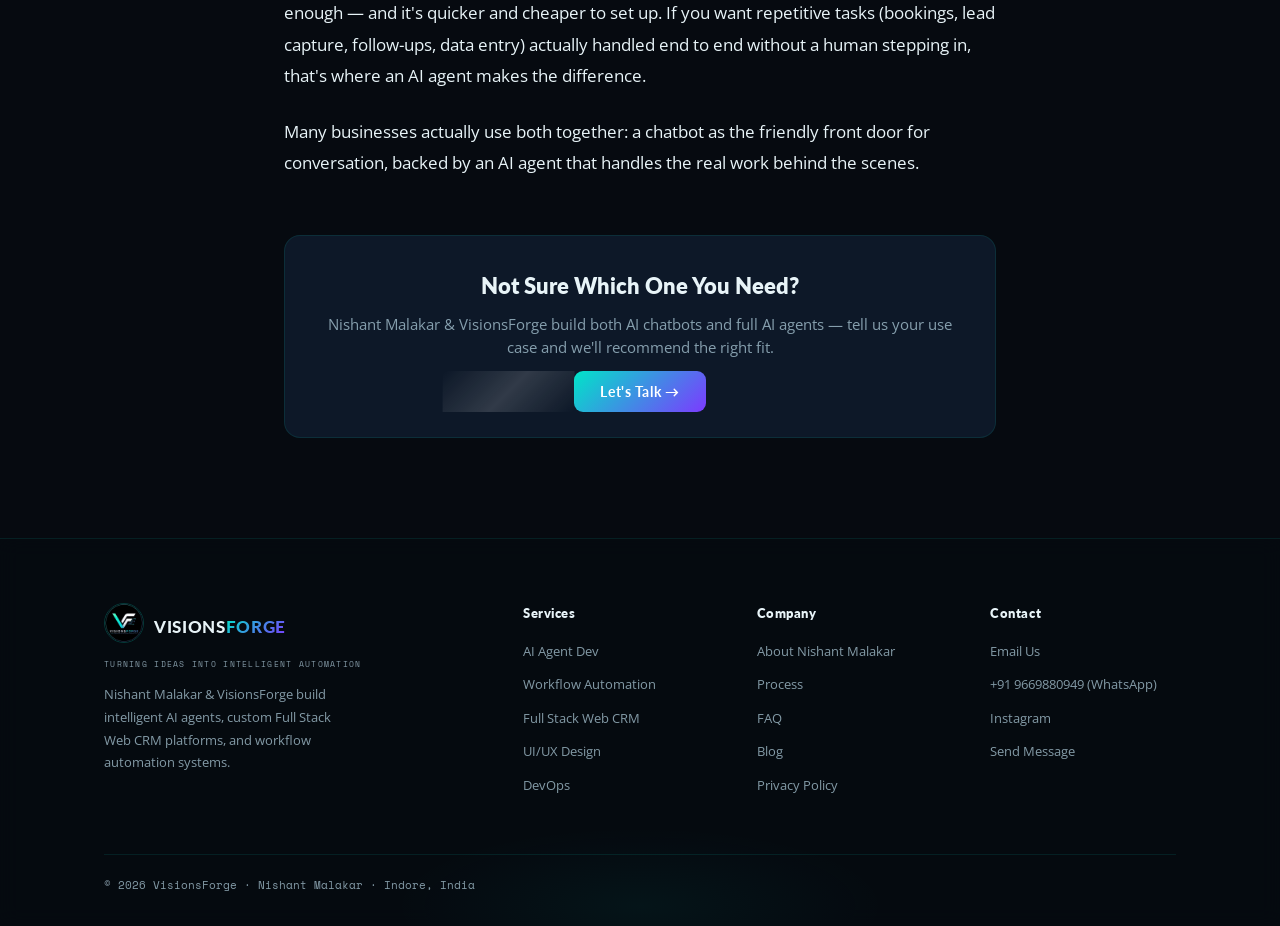
<file: blog/ai-chatbot-vs-ai-agent.html>
<!doctype html>
<html lang="en" data-theme="dark">
  <head>
    <meta charset="UTF-8" />
    <meta name="color-scheme" content="dark" />
    <meta name="viewport" content="width=device-width, initial-scale=1.0" />
    <title>AI Chatbot vs AI Agent — What's the Difference? | VisionsForge</title>
    <meta name="description" content="AI chatbots and AI agents are often used interchangeably, but they're not the same thing. Here's a clear breakdown of the difference and which one your business needs." />
    <meta name="robots" content="index, follow" />
    <link rel="canonical" href="https://www.visionsforge.in/blog/ai-chatbot-vs-ai-agent.html" />
    <link rel="icon" href="../logo-icon.png" type="image/png" />
    <link rel="apple-touch-icon" href="../logo-icon.png" />

    <meta property="og:type" content="article" />
    <meta property="og:title" content="AI Chatbot vs AI Agent — What's the Difference?" />
    <meta property="og:description" content="AI chatbots and AI agents are often used interchangeably, but they're not the same thing. Here's a clear breakdown of the difference and which one your business needs." />
    <meta property="og:url" content="https://www.visionsforge.in/blog/ai-chatbot-vs-ai-agent.html" />
    <meta property="og:image" content="https://www.visionsforge.in/logo.png" />
    <meta name="twitter:card" content="summary_large_image" />
    <meta name="twitter:title" content="AI Chatbot vs AI Agent — What's the Difference?" />
    <meta name="twitter:description" content="AI chatbots and AI agents are often used interchangeably, but they're not the same thing. Here's a clear breakdown of the difference and which one your business needs." />

    <link rel="preconnect" href="https://fonts.googleapis.com" />
    <link rel="preconnect" href="https://fonts.gstatic.com" crossorigin />
    <link
      href="https://fonts.googleapis.com/css2?family=Lato:wght@700;800;900&family=Open+Sans:wght@400;600;700&family=Space+Mono:wght@400;700&display=swap"
      rel="stylesheet"
    />

    <script type="application/ld+json">
      {
        "@context": "https://schema.org",
        "@type": "Article",
        "headline": "AI Chatbot vs AI Agent — What's the Difference?",
        "description": "AI chatbots and AI agents are often used interchangeably, but they're not the same thing. Here's a clear breakdown of the difference and which one your business needs.",
        "author": { "@type": "Person", "name": "Nishant Malakar", "url": "https://www.visionsforge.in/" },
        "publisher": {
          "@type": "Organization",
          "name": "VisionsForge",
          "logo": { "@type": "ImageObject", "url": "https://www.visionsforge.in/logo.png" }
        },
        "datePublished": "2026-08-11",
        "dateModified": "2026-08-11",
        "mainEntityOfPage": "https://www.visionsforge.in/blog/ai-chatbot-vs-ai-agent.html"
      }
    </script>

    <style>
      html, body { background: #060a10; }
    </style>
    <link rel="stylesheet" href="../css/style.min.css" />
    <link rel="stylesheet" href="../css/blog.min.css" />

    <!-- Google Analytics (GA4) -->
    <script async src="https://www.googletagmanager.com/gtag/js?id=G-E0ZMCPW66K"></script>
    <script>
      window.dataLayer = window.dataLayer || [];
      function gtag() { dataLayer.push(arguments); }
      gtag("js", new Date());
      gtag("config", "G-E0ZMCPW66K");
    </script>
  </head>
  <body class="loaded">
    <nav id="nav">
      <a href="../index.html" class="nav-left"
        ><div class="nav-logo-img">
          <picture>
            <source srcset="../logo-icon.webp" type="image/webp" />
            <img src="../logo-icon.png"
            alt="Nishant Malakar - VisionsForge AI Automation & Full Stack Web CRM"
            width="40"
            height="40"
            loading="eager"
            decoding="async"/>
          </picture>
        </div>
        <div>
          <div class="nav-bn">
            <span class="nv">VISIONS</span><span class="nf">FORGE</span>
          </div>
          <div class="nav-bt">Turning Ideas Into Intelligent Automation</div>
        </div></a
      >
      <div class="nav-links">
        <a href="../index.html#about">About</a
        ><a href="../index.html#services">Services</a
        ><a href="../index.html#process">Process</a
        ><a href="../index.html#why">Why Us</a
        ><a href="./" class="active">Blog</a
        ><a href="../index.html#contact">Contact</a>
      </div>
      <div class="nav-actions">
        <a href="../index.html#contact" class="nav-cta"><span>DM Us →</span></a
        ><button class="hbg" id="hbg" aria-label="Toggle Navigation Menu" aria-expanded="false">
          <span></span><span></span><span></span>
        </button>
      </div>
    </nav>
    <div class="mm" id="mm">
      <a href="../index.html#about" class="ml">About</a
      ><a href="../index.html#services" class="ml">Services</a
      ><a href="../index.html#process" class="ml">Process</a
      ><a href="../index.html#why" class="ml">Why Us</a
      ><a href="./" class="ml">Blog</a
      ><a href="../index.html#contact" class="ml">Contact</a>
    </div>

    <article class="article-wrap">
      <a href="./" class="article-back">← Back to Blog</a>
      <span class="bc-tag">AI Automation</span>
      <h1>AI Chatbot vs AI Agent — What's the Difference?</h1>
      <div class="article-meta">By Nishant Malakar · August 11, 2026 · 5 min read</div>

      <div class="article-body">

        <p>
          "AI chatbot" and "AI agent" get used interchangeably all the
          time, but they're actually quite different in what they can
          do. Knowing the difference matters, because it changes what
          you should expect — and what you should be building — for
          your business.
        </p>

        <h2>What Is an AI Chatbot?</h2>
        <p>
          An AI chatbot is designed to <strong>hold a conversation</strong>.
          It answers questions, follows a script or a knowledge base, and
          responds naturally instead of giving robotic, pre-set replies.
          Most website "chat with us" widgets and WhatsApp auto-replies
          fall into this category — they're great at answering common
          questions instantly, 24/7.
        </p>
        <p>
          A chatbot's job typically ends at the conversation. It can
          tell a customer your pricing, business hours, or how to book a
          service — but it usually can't go and <em>do</em> something
          on its own, like actually update your CRM, send an invoice, or
          check real-time stock.
        </p>

        <h2>What Is an AI Agent?</h2>
        <p>
          An AI agent goes a step further — it doesn't just talk, it
          <strong>takes action</strong>. An agent can look at a
          customer's message, decide what needs to happen, and then
          actually do it: create a lead in your CRM, check a database,
          send a follow-up email, schedule a meeting, or trigger a
          multi-step workflow — all without a human clicking anything.
        </p>
        <p>
          Think of a chatbot as a very good receptionist who can answer
          questions. An AI agent is closer to an assistant who can
          actually pick up the task and complete it.
        </p>

        <h2>A Practical Example</h2>
        <p>
          A customer messages asking to reschedule an appointment.
        </p>
        <ul>
          <li>
            <strong>Chatbot:</strong> tells them your rescheduling
            policy and gives them a phone number to call
          </li>
          <li>
            <strong>AI Agent:</strong> checks your calendar, finds an
            available slot, updates the booking, and confirms the new
            time — automatically
          </li>
        </ul>

        <h2>Which One Does Your Business Need?</h2>
        <p>
          If your main goal is faster responses and answering common
          questions, a chatbot is usually enough — and it's quicker and
          cheaper to set up. If you want repetitive tasks (bookings,
          lead capture, follow-ups, data entry) actually handled end to
          end without a human stepping in, that's where an AI agent
          makes the difference.
        </p>
        <p>
          Many businesses actually use both together: a chatbot as the
          friendly front door for conversation, backed by an AI agent
          that handles the real work behind the scenes.
        </p>

      </div>

      <div class="article-cta">
        <h3>Not Sure Which One You Need?</h3>
        <p>Nishant Malakar & VisionsForge build both AI chatbots and full AI agents — tell us your use case and we'll recommend the right fit.</p>
        <a href="../index.html#contact" class="bp"><span>Let's Talk →</span></a>
      </div>
    </article>

    <footer>
      <div class="fg-glow"></div>
      <div class="con">
        <div class="fig">
          <div>
            <div class="fbr">
              <picture>
                <source srcset="../logo-icon.webp" type="image/webp" />
                <img src="../logo-icon.png"
                alt="Nishant Malakar - VisionsForge"
                width="40"
                height="40"
                loading="lazy"
                decoding="async"/>
              </picture>
              <div>
                <div class="fbn">
                  <span class="nv">VISIONS</span><span class="nf">FORGE</span>
                </div>
              </div>
            </div>
            <div class="fbt">Turning Ideas Into Intelligent Automation</div>
            <p class="fd">
              Nishant Malakar &amp; VisionsForge build intelligent AI agents,
              custom Full Stack Web CRM platforms, and workflow automation
              systems.
            </p>
          </div>
          <div class="fcol">
            <h3>Services</h3>
            <ul>
              <li><a href="../index.html#services">AI Agent Dev</a></li>
              <li><a href="../index.html#services">Workflow Automation</a></li>
              <li><a href="../index.html#services">Full Stack Web CRM</a></li>
              <li><a href="../index.html#services">UI/UX Design</a></li>
              <li><a href="../index.html#services">DevOps</a></li>
            </ul>
          </div>
          <div class="fcol">
            <h3>Company</h3>
            <ul>
              <li><a href="../index.html#about">About Nishant Malakar</a></li>
              <li><a href="../index.html#process">Process</a></li>
              <li><a href="../index.html#faq">FAQ</a></li>
              <li><a href="./">Blog</a></li>
              <li><a href="../privacy-policy.html">Privacy Policy</a></li>
            </ul>
          </div>
          <div class="fcol">
            <h3>Contact</h3>
            <ul>
              <li><a href="mailto:contact@visionsforge.in">Email Us</a></li>
              <li>
                <a href="https://wa.me/919669880949" target="_blank" rel="noopener noreferrer"
                  >+91 9669880949 (WhatsApp)</a
                >
              </li>
              <li>
                <a href="https://www.instagram.com/visionsforge.in/" target="_blank" rel="noopener noreferrer"
                  >Instagram</a
                >
              </li>
              <li><a href="../index.html#contact">Send Message</a></li>
            </ul>
          </div>
        </div>
        <div class="fbot">
          <span>© 2026 VisionsForge · Nishant Malakar · Indore, India</span>
        </div>
      </div>
    </footer>

    <script src="../js/navigation.js" defer></script>
  </body>
</html>
</file>
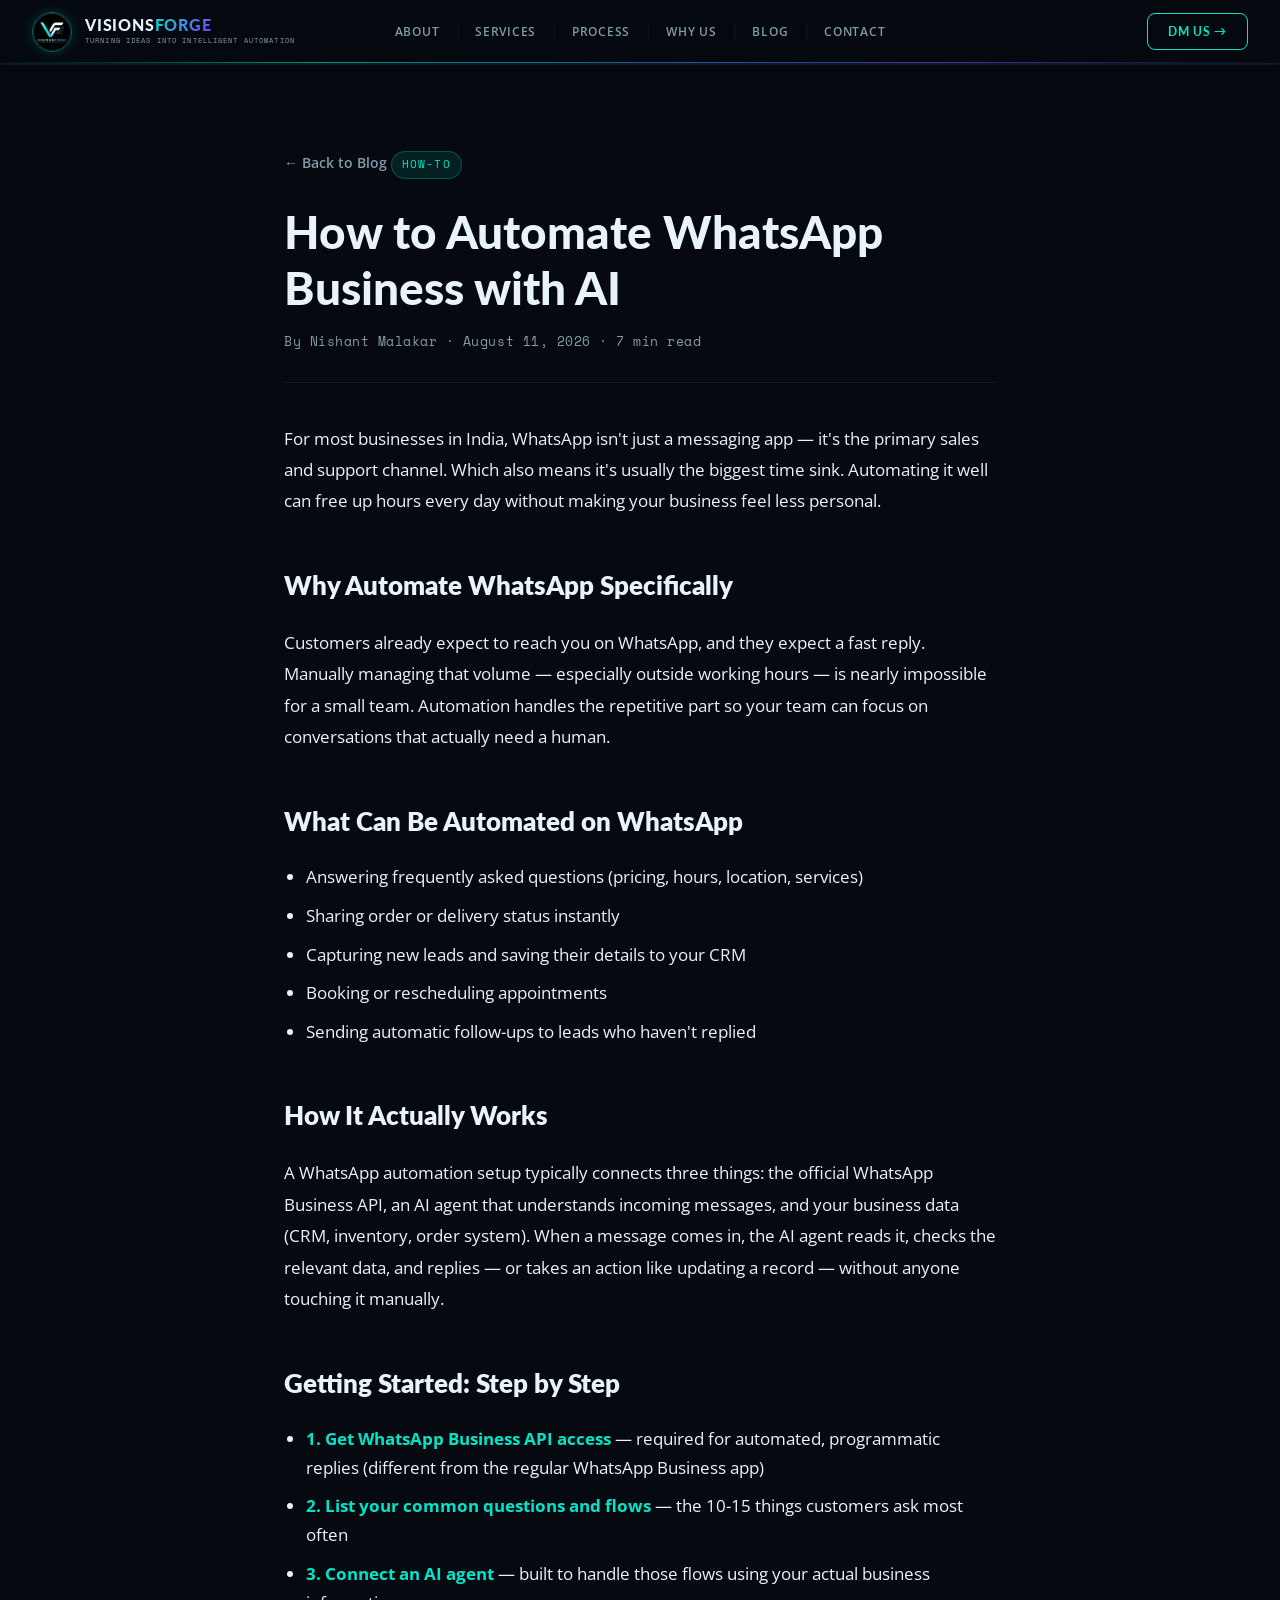
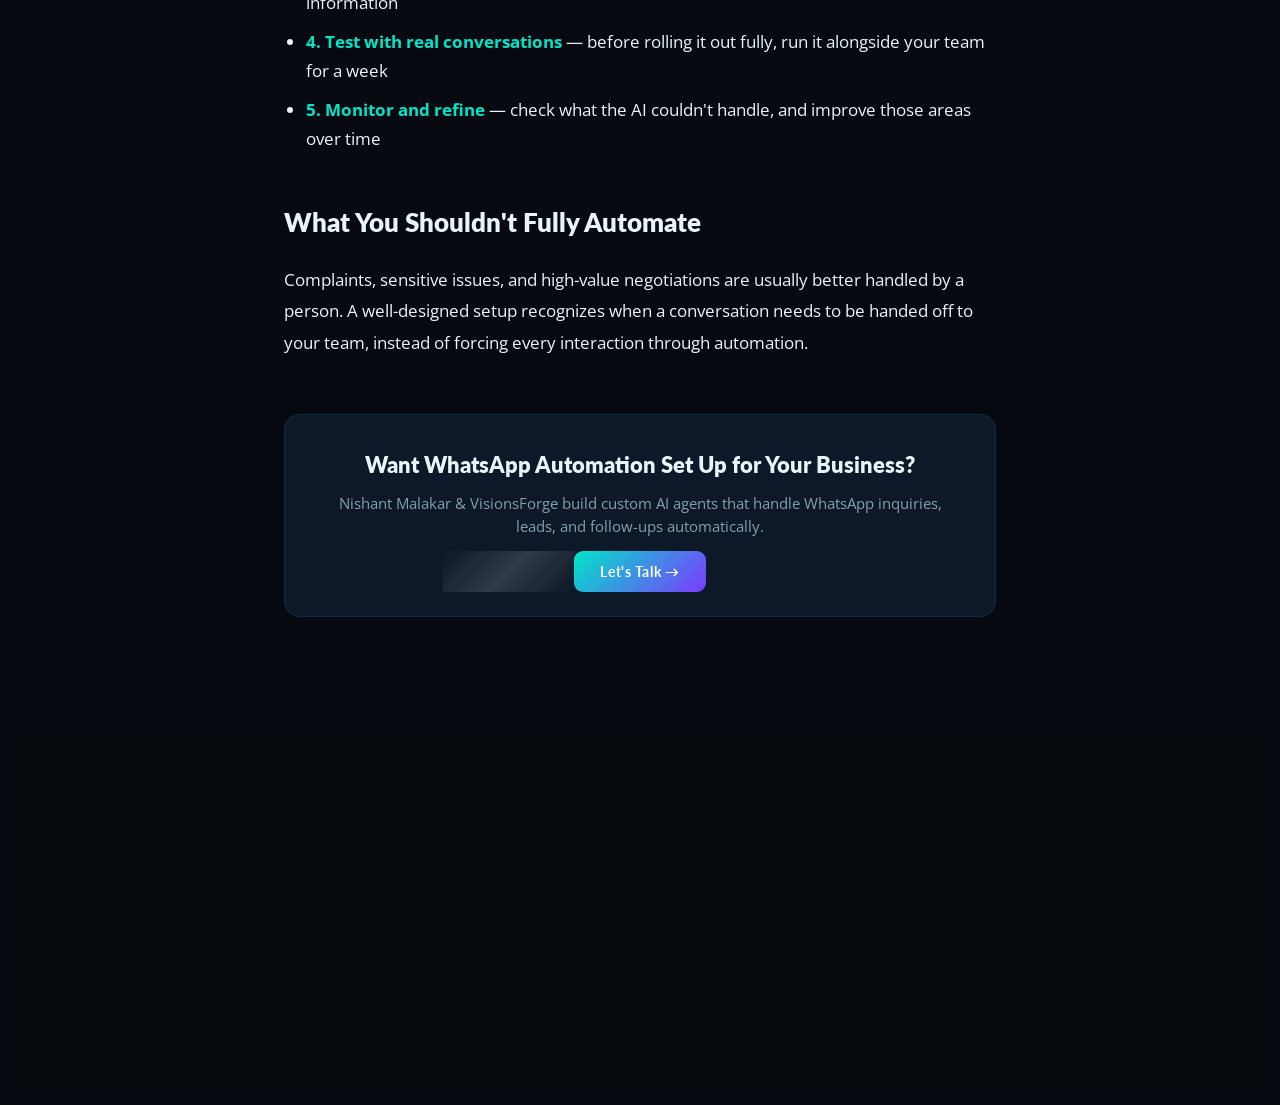
<file: blog/automate-whatsapp-business-with-ai.html>
<!doctype html>
<html lang="en" data-theme="dark">
  <head>
    <meta charset="UTF-8" />
    <meta name="color-scheme" content="dark" />
    <meta name="viewport" content="width=device-width, initial-scale=1.0" />
    <title>How to Automate WhatsApp Business with AI | VisionsForge</title>
    <meta name="description" content="A step-by-step guide to automating WhatsApp Business using AI — what to automate, how it works, and how to get started." />
    <meta name="robots" content="index, follow" />
    <link rel="canonical" href="https://www.visionsforge.in/blog/automate-whatsapp-business-with-ai.html" />
    <link rel="icon" href="../logo-icon.png" type="image/png" />
    <link rel="apple-touch-icon" href="../logo-icon.png" />

    <meta property="og:type" content="article" />
    <meta property="og:title" content="How to Automate WhatsApp Business with AI" />
    <meta property="og:description" content="A step-by-step guide to automating WhatsApp Business using AI — what to automate, how it works, and how to get started." />
    <meta property="og:url" content="https://www.visionsforge.in/blog/automate-whatsapp-business-with-ai.html" />
    <meta property="og:image" content="https://www.visionsforge.in/logo.png" />
    <meta name="twitter:card" content="summary_large_image" />
    <meta name="twitter:title" content="How to Automate WhatsApp Business with AI" />
    <meta name="twitter:description" content="A step-by-step guide to automating WhatsApp Business using AI — what to automate, how it works, and how to get started." />

    <link rel="preconnect" href="https://fonts.googleapis.com" />
    <link rel="preconnect" href="https://fonts.gstatic.com" crossorigin />
    <link
      href="https://fonts.googleapis.com/css2?family=Lato:wght@700;800;900&family=Open+Sans:wght@400;600;700&family=Space+Mono:wght@400;700&display=swap"
      rel="stylesheet"
    />

    <script type="application/ld+json">
      {
        "@context": "https://schema.org",
        "@type": "Article",
        "headline": "How to Automate WhatsApp Business with AI",
        "description": "A step-by-step guide to automating WhatsApp Business using AI — what to automate, how it works, and how to get started.",
        "author": {
          "@type": "Person",
          "name": "Nishant Malakar",
          "url": "https://www.visionsforge.in/"
        },
        "publisher": {
          "@type": "Organization",
          "name": "VisionsForge",
          "logo": {
            "@type": "ImageObject",
            "url": "https://www.visionsforge.in/logo.png"
          }
        },
        "datePublished": "2026-08-11",
        "dateModified": "2026-08-11",
        "mainEntityOfPage": "https://www.visionsforge.in/blog/automate-whatsapp-business-with-ai.html"
      }
    </script>

    <style>
      html,
      body {
        background: #060a10;
      }
    </style>
    <link rel="stylesheet" href="../css/style.min.css" />
    <link rel="stylesheet" href="../css/blog.min.css" />

    <!-- Google Analytics (GA4) -->
    <script async src="https://www.googletagmanager.com/gtag/js?id=G-E0ZMCPW66K"></script>
    <script>
      window.dataLayer = window.dataLayer || [];
      function gtag() { dataLayer.push(arguments); }
      gtag("js", new Date());
      gtag("config", "G-E0ZMCPW66K");
    </script>
  </head>
  <body class="loaded">
    <nav id="nav">
      <a href="../index.html" class="nav-left"
        ><div class="nav-logo-img">
          <picture>
            <source srcset="../logo-icon.webp" type="image/webp" />
            <img src="../logo-icon.png"
            alt="Nishant Malakar - VisionsForge AI Automation & Full Stack Web CRM"
            width="40"
            height="40"
            loading="eager"
            decoding="async"/>
          </picture>
        </div>
        <div>
          <div class="nav-bn">
            <span class="nv">VISIONS</span><span class="nf">FORGE</span>
          </div>
          <div class="nav-bt">Turning Ideas Into Intelligent Automation</div>
        </div></a
      >
      <div class="nav-links">
        <a href="../index.html#about">About</a
        ><a href="../index.html#services">Services</a
        ><a href="../index.html#process">Process</a
        ><a href="../index.html#why">Why Us</a
        ><a href="./" class="active">Blog</a
        ><a href="../index.html#contact">Contact</a>
      </div>
      <div class="nav-actions">
        <a href="../index.html#contact" class="nav-cta"><span>DM Us →</span></a
        ><button class="hbg" id="hbg" aria-label="Toggle Navigation Menu" aria-expanded="false">
          <span></span><span></span><span></span>
        </button>
      </div>
    </nav>
    <div class="mm" id="mm">
      <a href="../index.html#about" class="ml">About</a
      ><a href="../index.html#services" class="ml">Services</a
      ><a href="../index.html#process" class="ml">Process</a
      ><a href="../index.html#why" class="ml">Why Us</a
      ><a href="./" class="ml">Blog</a
      ><a href="../index.html#contact" class="ml">Contact</a>
    </div>

    <article class="article-wrap">
      <a href="./" class="article-back">← Back to Blog</a>
      <span class="bc-tag">How-To</span>
      <h1>How to Automate WhatsApp Business with AI</h1>
      <div class="article-meta">
        By Nishant Malakar · August 11, 2026 · 7 min read
      </div>

      <div class="article-body">
        <p>
          For most businesses in India, WhatsApp isn't just a messaging
          app — it's the primary sales and support channel. Which also
          means it's usually the biggest time sink. Automating it well can
          free up hours every day without making your business feel less
          personal.
        </p>

        <h2>Why Automate WhatsApp Specifically</h2>
        <p>
          Customers already expect to reach you on WhatsApp, and they
          expect a fast reply. Manually managing that volume — especially
          outside working hours — is nearly impossible for a small team.
          Automation handles the repetitive part so your team can focus on
          conversations that actually need a human.
        </p>

        <h2>What Can Be Automated on WhatsApp</h2>
        <ul>
          <li>Answering frequently asked questions (pricing, hours, location, services)</li>
          <li>Sharing order or delivery status instantly</li>
          <li>Capturing new leads and saving their details to your CRM</li>
          <li>Booking or rescheduling appointments</li>
          <li>Sending automatic follow-ups to leads who haven't replied</li>
        </ul>

        <h2>How It Actually Works</h2>
        <p>
          A WhatsApp automation setup typically connects three things: the
          official WhatsApp Business API, an AI agent that understands
          incoming messages, and your business data (CRM, inventory, order
          system). When a message comes in, the AI agent reads it, checks
          the relevant data, and replies — or takes an action like updating
          a record — without anyone touching it manually.
        </p>

        <h2>Getting Started: Step by Step</h2>
        <ul>
          <li><strong>1. Get WhatsApp Business API access</strong> — required for automated, programmatic replies (different from the regular WhatsApp Business app)</li>
          <li><strong>2. List your common questions and flows</strong> — the 10-15 things customers ask most often</li>
          <li><strong>3. Connect an AI agent</strong> — built to handle those flows using your actual business information</li>
          <li><strong>4. Test with real conversations</strong> — before rolling it out fully, run it alongside your team for a week</li>
          <li><strong>5. Monitor and refine</strong> — check what the AI couldn't handle, and improve those areas over time</li>
        </ul>

        <h2>What You Shouldn't Fully Automate</h2>
        <p>
          Complaints, sensitive issues, and high-value negotiations are
          usually better handled by a person. A well-designed setup
          recognizes when a conversation needs to be handed off to your
          team, instead of forcing every interaction through automation.
        </p>
      </div>

      <div class="article-cta">
        <h3>Want WhatsApp Automation Set Up for Your Business?</h3>
        <p>Nishant Malakar & VisionsForge build custom AI agents that handle WhatsApp inquiries, leads, and follow-ups automatically.</p>
        <a href="../index.html#contact" class="bp"><span>Let's Talk →</span></a>
      </div>
    </article>

    <footer>
      <div class="fg-glow"></div>
      <div class="con">
        <div class="fig">
          <div>
            <div class="fbr">
              <picture>
                <source srcset="../logo-icon.webp" type="image/webp" />
                <img src="../logo-icon.png"
                alt="Nishant Malakar - VisionsForge"
                width="40"
                height="40"
                loading="lazy"
                decoding="async"/>
              </picture>
              <div>
                <div class="fbn">
                  <span class="nv">VISIONS</span><span class="nf">FORGE</span>
                </div>
              </div>
            </div>
            <div class="fbt">Turning Ideas Into Intelligent Automation</div>
            <p class="fd">
              Nishant Malakar &amp; VisionsForge build intelligent AI agents,
              custom Full Stack Web CRM platforms, and workflow automation
              systems.
            </p>
          </div>
          <div class="fcol">
            <h3>Services</h3>
            <ul>
              <li><a href="../index.html#services">AI Agent Dev</a></li>
              <li><a href="../index.html#services">Workflow Automation</a></li>
              <li><a href="../index.html#services">Full Stack Web CRM</a></li>
              <li><a href="../index.html#services">UI/UX Design</a></li>
              <li><a href="../index.html#services">DevOps</a></li>
            </ul>
          </div>
          <div class="fcol">
            <h3>Company</h3>
            <ul>
              <li><a href="../index.html#about">About Nishant Malakar</a></li>
              <li><a href="../index.html#process">Process</a></li>
              <li><a href="../index.html#faq">FAQ</a></li>
              <li><a href="./">Blog</a></li>
              <li><a href="../privacy-policy.html">Privacy Policy</a></li>
            </ul>
          </div>
          <div class="fcol">
            <h3>Contact</h3>
            <ul>
              <li><a href="mailto:contact@visionsforge.in">Email Us</a></li>
              <li>
                <a
                  href="https://wa.me/919669880949"
                  target="_blank"
                  rel="noopener noreferrer"
                  >+91 9669880949 (WhatsApp)</a
                >
              </li>
              <li>
                <a
                  href="https://www.instagram.com/visionsforge.in/"
                  target="_blank"
                  rel="noopener noreferrer"
                  >Instagram</a
                >
              </li>
              <li><a href="../index.html#contact">Send Message</a></li>
            </ul>
          </div>
        </div>
        <div class="fbot">
          <span>© 2026 VisionsForge · Nishant Malakar · Indore, India</span>
        </div>
      </div>
    </footer>

    <script src="../js/navigation.js" defer></script>
  </body>
</html>
</file>
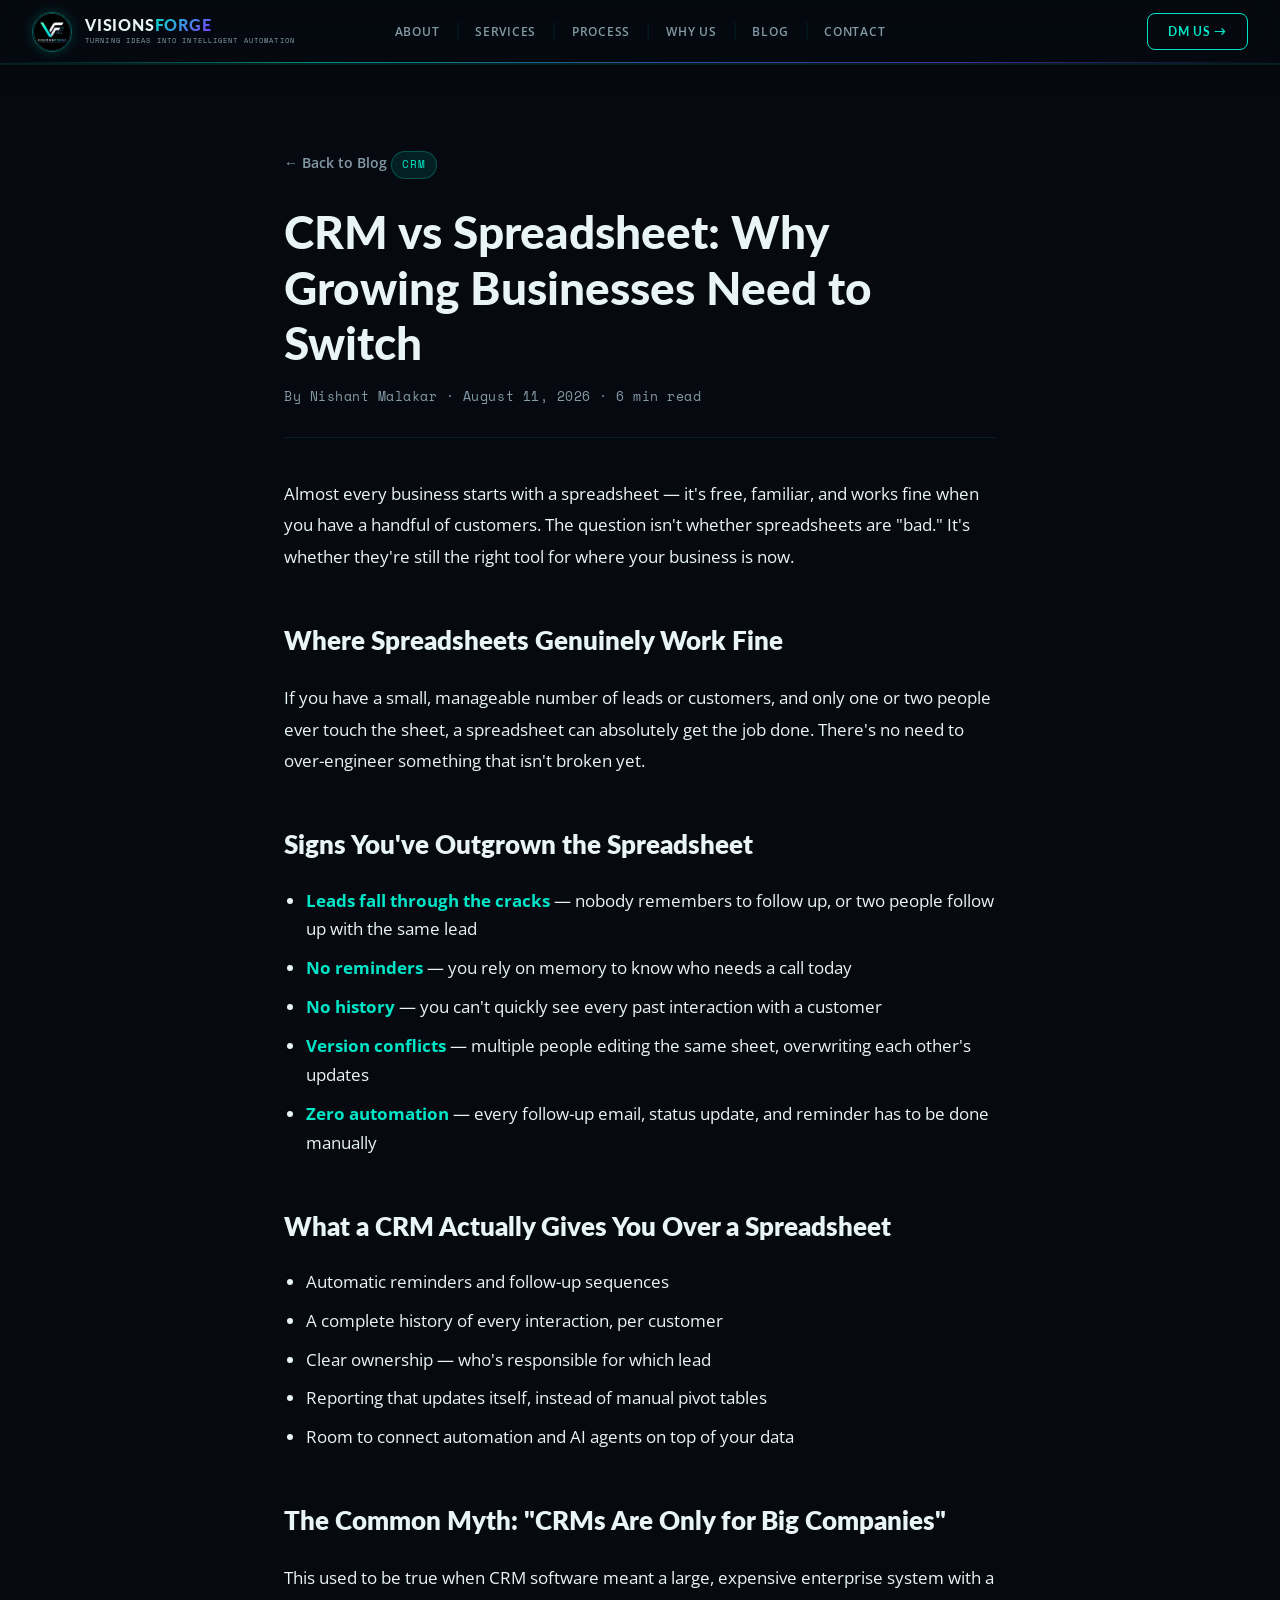
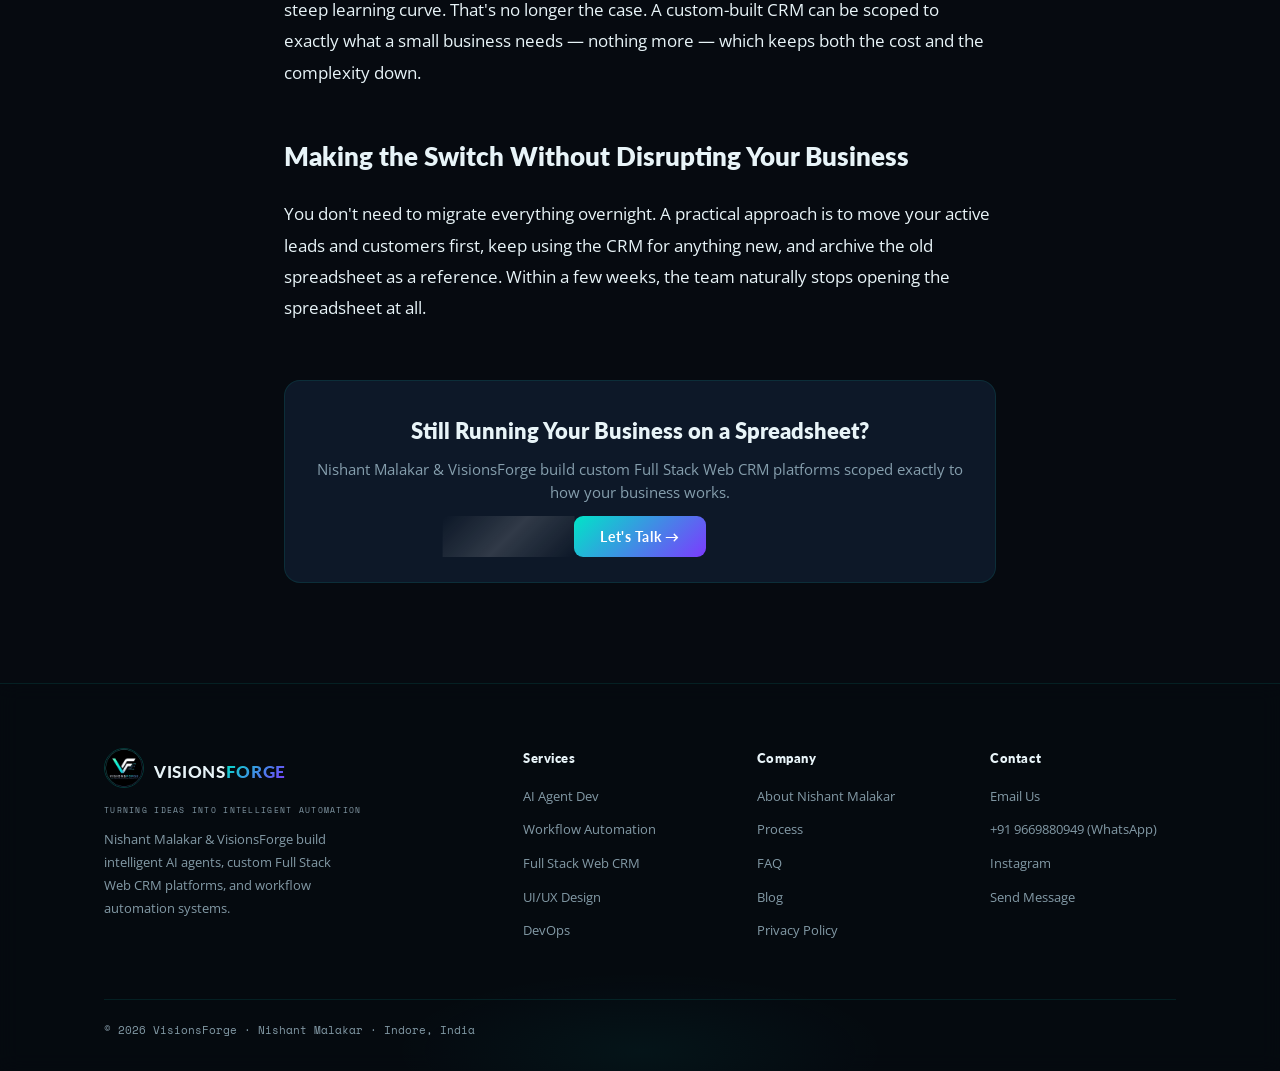
<file: blog/crm-vs-spreadsheet.html>
<!doctype html>
<html lang="en" data-theme="dark">
  <head>
    <meta charset="UTF-8" />
    <meta name="color-scheme" content="dark" />
    <meta name="viewport" content="width=device-width, initial-scale=1.0" />
    <title>CRM vs Spreadsheet: Why Growing Businesses Need to Switch | VisionsForge</title>
    <meta name="description" content="How to tell if your business has outgrown Excel or Google Sheets, and what a CRM actually gives you that a spreadsheet can't." />
    <meta name="robots" content="index, follow" />
    <link rel="canonical" href="https://www.visionsforge.in/blog/crm-vs-spreadsheet.html" />
    <link rel="icon" href="../logo-icon.png" type="image/png" />
    <link rel="apple-touch-icon" href="../logo-icon.png" />

    <meta property="og:type" content="article" />
    <meta property="og:title" content="CRM vs Spreadsheet: Why Growing Businesses Need to Switch" />
    <meta property="og:description" content="How to tell if your business has outgrown Excel or Google Sheets, and what a CRM actually gives you that a spreadsheet can't." />
    <meta property="og:url" content="https://www.visionsforge.in/blog/crm-vs-spreadsheet.html" />
    <meta property="og:image" content="https://www.visionsforge.in/logo.png" />
    <meta name="twitter:card" content="summary_large_image" />
    <meta name="twitter:title" content="CRM vs Spreadsheet: Why Growing Businesses Need to Switch" />
    <meta name="twitter:description" content="How to tell if your business has outgrown Excel or Google Sheets, and what a CRM actually gives you that a spreadsheet can't." />

    <link rel="preconnect" href="https://fonts.googleapis.com" />
    <link rel="preconnect" href="https://fonts.gstatic.com" crossorigin />
    <link
      href="https://fonts.googleapis.com/css2?family=Lato:wght@700;800;900&family=Open+Sans:wght@400;600;700&family=Space+Mono:wght@400;700&display=swap"
      rel="stylesheet"
    />

    <script type="application/ld+json">
      {
        "@context": "https://schema.org",
        "@type": "Article",
        "headline": "CRM vs Spreadsheet: Why Growing Businesses Need to Switch",
        "description": "How to tell if your business has outgrown Excel or Google Sheets, and what a CRM actually gives you that a spreadsheet can't.",
        "author": {
          "@type": "Person",
          "name": "Nishant Malakar",
          "url": "https://www.visionsforge.in/"
        },
        "publisher": {
          "@type": "Organization",
          "name": "VisionsForge",
          "logo": {
            "@type": "ImageObject",
            "url": "https://www.visionsforge.in/logo.png"
          }
        },
        "datePublished": "2026-08-11",
        "dateModified": "2026-08-11",
        "mainEntityOfPage": "https://www.visionsforge.in/blog/crm-vs-spreadsheet.html"
      }
    </script>

    <style>
      html,
      body {
        background: #060a10;
      }
    </style>
    <link rel="stylesheet" href="../css/style.min.css" />
    <link rel="stylesheet" href="../css/blog.min.css" />

    <!-- Google Analytics (GA4) -->
    <script async src="https://www.googletagmanager.com/gtag/js?id=G-E0ZMCPW66K"></script>
    <script>
      window.dataLayer = window.dataLayer || [];
      function gtag() { dataLayer.push(arguments); }
      gtag("js", new Date());
      gtag("config", "G-E0ZMCPW66K");
    </script>
  </head>
  <body class="loaded">
    <nav id="nav">
      <a href="../index.html" class="nav-left"
        ><div class="nav-logo-img">
          <picture>
            <source srcset="../logo-icon.webp" type="image/webp" />
            <img src="../logo-icon.png"
            alt="Nishant Malakar - VisionsForge AI Automation & Full Stack Web CRM"
            width="40"
            height="40"
            loading="eager"
            decoding="async"/>
          </picture>
        </div>
        <div>
          <div class="nav-bn">
            <span class="nv">VISIONS</span><span class="nf">FORGE</span>
          </div>
          <div class="nav-bt">Turning Ideas Into Intelligent Automation</div>
        </div></a
      >
      <div class="nav-links">
        <a href="../index.html#about">About</a
        ><a href="../index.html#services">Services</a
        ><a href="../index.html#process">Process</a
        ><a href="../index.html#why">Why Us</a
        ><a href="./" class="active">Blog</a
        ><a href="../index.html#contact">Contact</a>
      </div>
      <div class="nav-actions">
        <a href="../index.html#contact" class="nav-cta"><span>DM Us →</span></a
        ><button class="hbg" id="hbg" aria-label="Toggle Navigation Menu" aria-expanded="false">
          <span></span><span></span><span></span>
        </button>
      </div>
    </nav>
    <div class="mm" id="mm">
      <a href="../index.html#about" class="ml">About</a
      ><a href="../index.html#services" class="ml">Services</a
      ><a href="../index.html#process" class="ml">Process</a
      ><a href="../index.html#why" class="ml">Why Us</a
      ><a href="./" class="ml">Blog</a
      ><a href="../index.html#contact" class="ml">Contact</a>
    </div>

    <article class="article-wrap">
      <a href="./" class="article-back">← Back to Blog</a>
      <span class="bc-tag">CRM</span>
      <h1>CRM vs Spreadsheet: Why Growing Businesses Need to Switch</h1>
      <div class="article-meta">
        By Nishant Malakar · August 11, 2026 · 6 min read
      </div>

      <div class="article-body">
        <p>
          Almost every business starts with a spreadsheet — it's free,
          familiar, and works fine when you have a handful of customers.
          The question isn't whether spreadsheets are "bad." It's whether
          they're still the right tool for where your business is now.
        </p>

        <h2>Where Spreadsheets Genuinely Work Fine</h2>
        <p>
          If you have a small, manageable number of leads or customers, and
          only one or two people ever touch the sheet, a spreadsheet can
          absolutely get the job done. There's no need to over-engineer
          something that isn't broken yet.
        </p>

        <h2>Signs You've Outgrown the Spreadsheet</h2>
        <ul>
          <li>
            <strong>Leads fall through the cracks</strong> — nobody
            remembers to follow up, or two people follow up with the same
            lead
          </li>
          <li>
            <strong>No reminders</strong> — you rely on memory to know who
            needs a call today
          </li>
          <li>
            <strong>No history</strong> — you can't quickly see every past
            interaction with a customer
          </li>
          <li>
            <strong>Version conflicts</strong> — multiple people editing
            the same sheet, overwriting each other's updates
          </li>
          <li>
            <strong>Zero automation</strong> — every follow-up email,
            status update, and reminder has to be done manually
          </li>
        </ul>

        <h2>What a CRM Actually Gives You Over a Spreadsheet</h2>
        <ul>
          <li>Automatic reminders and follow-up sequences</li>
          <li>A complete history of every interaction, per customer</li>
          <li>Clear ownership — who's responsible for which lead</li>
          <li>Reporting that updates itself, instead of manual pivot tables</li>
          <li>Room to connect automation and AI agents on top of your data</li>
        </ul>

        <h2>The Common Myth: "CRMs Are Only for Big Companies"</h2>
        <p>
          This used to be true when CRM software meant a large, expensive
          enterprise system with a steep learning curve. That's no longer
          the case. A custom-built CRM can be scoped to exactly what a
          small business needs — nothing more — which keeps both the cost
          and the complexity down.
        </p>

        <h2>Making the Switch Without Disrupting Your Business</h2>
        <p>
          You don't need to migrate everything overnight. A practical
          approach is to move your active leads and customers first, keep
          using the CRM for anything new, and archive the old spreadsheet
          as a reference. Within a few weeks, the team naturally stops
          opening the spreadsheet at all.
        </p>
      </div>

      <div class="article-cta">
        <h3>Still Running Your Business on a Spreadsheet?</h3>
        <p>Nishant Malakar & VisionsForge build custom Full Stack Web CRM platforms scoped exactly to how your business works.</p>
        <a href="../index.html#contact" class="bp"><span>Let's Talk →</span></a>
      </div>
    </article>

    <footer>
      <div class="fg-glow"></div>
      <div class="con">
        <div class="fig">
          <div>
            <div class="fbr">
              <picture>
                <source srcset="../logo-icon.webp" type="image/webp" />
                <img src="../logo-icon.png"
                alt="Nishant Malakar - VisionsForge"
                width="40"
                height="40"
                loading="lazy"
                decoding="async"/>
              </picture>
              <div>
                <div class="fbn">
                  <span class="nv">VISIONS</span><span class="nf">FORGE</span>
                </div>
              </div>
            </div>
            <div class="fbt">Turning Ideas Into Intelligent Automation</div>
            <p class="fd">
              Nishant Malakar &amp; VisionsForge build intelligent AI agents,
              custom Full Stack Web CRM platforms, and workflow automation
              systems.
            </p>
          </div>
          <div class="fcol">
            <h3>Services</h3>
            <ul>
              <li><a href="../index.html#services">AI Agent Dev</a></li>
              <li><a href="../index.html#services">Workflow Automation</a></li>
              <li><a href="../index.html#services">Full Stack Web CRM</a></li>
              <li><a href="../index.html#services">UI/UX Design</a></li>
              <li><a href="../index.html#services">DevOps</a></li>
            </ul>
          </div>
          <div class="fcol">
            <h3>Company</h3>
            <ul>
              <li><a href="../index.html#about">About Nishant Malakar</a></li>
              <li><a href="../index.html#process">Process</a></li>
              <li><a href="../index.html#faq">FAQ</a></li>
              <li><a href="./">Blog</a></li>
              <li><a href="../privacy-policy.html">Privacy Policy</a></li>
            </ul>
          </div>
          <div class="fcol">
            <h3>Contact</h3>
            <ul>
              <li><a href="mailto:contact@visionsforge.in">Email Us</a></li>
              <li>
                <a
                  href="https://wa.me/919669880949"
                  target="_blank"
                  rel="noopener noreferrer"
                  >+91 9669880949 (WhatsApp)</a
                >
              </li>
              <li>
                <a
                  href="https://www.instagram.com/visionsforge.in/"
                  target="_blank"
                  rel="noopener noreferrer"
                  >Instagram</a
                >
              </li>
              <li><a href="../index.html#contact">Send Message</a></li>
            </ul>
          </div>
        </div>
        <div class="fbot">
          <span>© 2026 VisionsForge · Nishant Malakar · Indore, India</span>
        </div>
      </div>
    </footer>

    <script src="../js/navigation.js" defer></script>
  </body>
</html>
</file>
<file: css/style.min.css>
:root{--c1:#00e5c8;--c2:#3b82f6;--c3:#7c3aff;--grad:linear-gradient(135deg,var(--c1),var(--c3));--grad2:linear-gradient(90deg,var(--c1),var(--c2),var(--c3));--fh:"Lato",sans-serif;--fb:"Open Sans",sans-serif;--fm:"Space Mono",monospace}[data-theme="dark"]{--bg:#060a10;--bg2:#0a1220;--card:#0d1828;--card2:#111e30;--border:rgba(0,229,200,0.1);--border2:rgba(0,229,200,0.22);--text:#e8f4f8;--muted:rgba(180,210,225,0.72);--muted2:rgba(180,210,225,0.32);--nav-bg:rgba(6,10,16,0.82);--shadow:rgba(0,0,0,0.5);--glass:rgba(255,255,255,0.03);--glass2:rgba(255,255,255,0.06)}[data-theme="light"]{--bg:#eef4ff;--bg2:#e0ebf9;--card:#ffffff;--card2:#f4f8ff;--border:rgba(59,130,246,0.18);--border2:rgba(59,130,246,0.3);--text:#0d1828;--muted:rgba(13,24,40,0.6);--muted2:rgba(13,24,40,0.38);--nav-bg:rgba(238,244,255,0.9);--shadow:rgba(59,130,246,0.1);--glass:rgba(255,255,255,0.6);--glass2:rgba(255,255,255,0.85)}*,*::before,*::after{box-sizing:border-box;margin:0;padding:0}html{scroll-behavior:auto}body{background:var(--bg);color:var(--text);font-family:var(--fb);font-size:16px;line-height:1.6;overflow-x:hidden;transition:background 0.4s,color 0.3s;content-visibility:auto}body.loaded #loader{opacity:0;pointer-events:none;transition:opacity 0.15s ease}::selection{background:rgba(0,229,200,0.25);color:#fff}::-webkit-scrollbar{width:3px}::-webkit-scrollbar-track{background:var(--bg)}::-webkit-scrollbar-thumb{background:var(--c1);border-radius:2px}#loader{position:fixed;inset:0;z-index:9997;background:var(--bg);display:flex;flex-direction:column;align-items:center;justify-content:center;gap:20px}.ld-logo{width:88px;height:88px;border-radius:50%;object-fit:cover;border:2px solid var(--c1);box-shadow:0 0 28px rgba(0,229,200,0.4);animation:glow 2s ease-in-out infinite}.ld-name{font-family:var(--fh);font-weight:900;font-size:28px;letter-spacing:0.03em;text-align:center}.ld-name b{color:#fff}.ld-name span{background:var(--grad);-webkit-background-clip:text;-webkit-text-fill-color:transparent}.ld-tag{font-family:var(--fm);font-size:9px;letter-spacing:0.18em;color:var(--muted);text-transform:uppercase;text-align:center}.ld-bw{width:200px;height:2px;background:rgba(255,255,255,0.07);border-radius:2px;overflow:hidden}.ld-b{height:100%;width:0%;background:var(--grad2);border-radius:2px}.ld-p{font-family:var(--fm);font-size:11px;color:var(--muted);letter-spacing:0.1em}@keyframes glow{0%,100%{box-shadow:0 0 14px rgba(0,229,200,0.25)}50%{box-shadow:0 0 38px rgba(0,229,200,0.6),0 0 0 6px rgba(0,229,200,0.07)}}@keyframes blink{0%,100%{opacity:1}50%{opacity:0.2}}@keyframes float{0%,100%{transform:translateY(0)}50%{transform:translateY(-10px)}}@keyframes spin{to{transform:translate(-50%,-50%) rotate(360deg)}}@keyframes mq{to{transform:translateX(-50%)}}@keyframes circuit{0%{stroke-dashoffset:300}100%{stroke-dashoffset:0}}@keyframes ping{0%{transform:scale(1);opacity:0.7}100%{transform:scale(2.4);opacity:0}}@keyframes fadeUp{from{opacity:0;transform:translateY(16px)}to{opacity:1;transform:none}}@keyframes popIn{from{transform:scale(0.88) translateY(12px);opacity:0}to{transform:scale(1) translateY(0);opacity:1}}#bg-canvas{position:fixed;inset:0;z-index:0;pointer-events:none}#nav{position:fixed;top:0;left:0;right:0;z-index:200;display:flex;align-items:center;justify-content:space-between;padding:0 32px;height:64px;background:var(--nav-bg);backdrop-filter:blur(32px);-webkit-backdrop-filter:blur(32px);border-bottom:1px solid var(--border);box-shadow:0 1px 0 var(--border),0 4px 24px var(--shadow);transition:background 0.4s,box-shadow 0.3s,transform 0.35s ease;transform:translateY(0);will-change:transform}
#nav.nav-hidden{transform:translateY(-100%)}#nav::after{content:"";position:absolute;bottom:0;left:0;right:0;height:1px;background:linear-gradient( 90deg,transparent,var(--c1),var(--c2),var(--c3),transparent );opacity:0.6}#nav.scrolled{box-shadow:0 2px 32px var(--shadow),0 0 0 1px var(--border2)}.nav-left{display:flex;align-items:center;gap:13px;text-decoration:none;flex-shrink:0}.nav-logo-img{width:40px;height:40px;border-radius:50%;overflow:hidden;border:1.5px solid rgba(0,229,200,0.4);flex-shrink:0;box-shadow:0 0 12px rgba(0,229,200,0.2);transition:box-shadow 0.3s,border-color 0.3s}.nav-logo-img:hover{border-color:var(--c1);box-shadow:0 0 22px rgba(0,229,200,0.45)}.nav-logo-img img{width:100%;height:100%;object-fit:cover}.nav-bn{font-family:var(--fh);font-weight:900;font-size:16px;letter-spacing:0.05em;line-height:1;text-transform:uppercase}.nav-bn .nv{color:var(--text)}.nav-bn .nf{background:var(--grad);-webkit-background-clip:text;-webkit-text-fill-color:transparent}.nav-bt{font-family:var(--fm);font-size:7px;letter-spacing:0.16em;color:var(--muted);text-transform:uppercase;margin-top:2px}.nav-links{display:flex;align-items:center;gap:0;position:absolute;left:50%;transform:translateX(-50%)}.nav-links a{font-family:var(--fb);font-size:12px;font-weight:600;letter-spacing:0.06em;color:var(--muted);text-decoration:none;padding:6px 18px;position:relative;text-transform:uppercase;transition:color 0.2s;white-space:nowrap}.nav-links a::after{content:"";position:absolute;bottom:-2px;left:18px;right:18px;height:1.5px;background:var(--grad);transform:scaleX(0);transform-origin:center;transition:transform 0.25s ease;border-radius:2px}.nav-links a:hover{color:var(--c1)}.nav-links a:hover::after{transform:scaleX(1)}.nav-links a+a::before{content:"";position:absolute;left:0;top:20%;bottom:20%;width:1px;background:var(--border)}.nav-actions{display:flex;align-items:center;gap:10px;flex-shrink:0}.nav-cta{padding:8px 20px;border-radius:8px;font-family:var(--fh);font-size:12px;font-weight:700;letter-spacing:0.06em;text-transform:uppercase;background:transparent;border:1.5px solid var(--c1);color:var(--c1);text-decoration:none;cursor:pointer;position:relative;overflow:hidden;transition:color 0.25s,box-shadow 0.25s;white-space:nowrap}.nav-cta::before{content:"";position:absolute;inset:0;background:var(--grad);opacity:0;transition:opacity 0.25s}.nav-cta:hover{color:#fff;box-shadow:0 0 18px rgba(0,229,200,0.3)}.nav-cta:hover::before{opacity:1}.nav-cta span{position:relative;z-index:1}.hbg{display:none;flex-direction:column;gap:5px;cursor:pointer;background:none;border:none;padding:4px}.hbg span{display:block;width:22px;height:1.5px;background:var(--text);border-radius:2px;transition:all 0.3s}.hbg.active span:nth-child(1){transform:translateY(6.5px) rotate(45deg)}.hbg.active span:nth-child(2){opacity:0}.hbg.active span:nth-child(3){transform:translateY(-6.5px) rotate(-45deg)}.mm{display:flex;position:fixed;top:72px;right:10px;left:auto;width:min(260px,calc(100vw - 20px));height:auto;padding:18px;z-index:190;background:rgba(6,10,16,0.97);backdrop-filter:blur(24px);-webkit-backdrop-filter:blur(24px);border:1px solid rgba(0,229,200,0.22);border-radius:16px;flex-direction:column;align-items:stretch;justify-content:flex-start;gap:6px;opacity:0;visibility:hidden;pointer-events:none;transform:translateY(-10px) scale(0.97);transform-origin:top right;transition:opacity 0.25s ease,transform 0.25s ease,visibility 0.25s ease;box-shadow:0 20px 50px rgba(0,0,0,0.45),0 0 0 1px rgba(0,229,200,0.05)}.mm.open{opacity:1;visibility:visible;pointer-events:auto;transform:translateY(0) scale(1)}.mm a{width:100%;padding:12px 14px;font-family:var(--fh);font-size:15px;font-weight:800;letter-spacing:0.04em;text-transform:uppercase;color:var(--muted);text-decoration:none;border-radius:9px;transition:color 0.2s ease,background 0.2s ease,transform 0.2s ease}.mm a:hover{color:var(--c1);background:rgba(0,229,200,0.07);transform:translateX(3px)}section{position:relative;z-index:10;scroll-margin-top:84px}.con{max-width:1160px;margin:0 auto;padding:0 44px}.stag{display:inline-flex;align-items:center;gap:7px;font-family:var(--fm);font-size:10px;letter-spacing:0.18em;text-transform:uppercase;color:var(--c1);margin-bottom:16px;padding:5px 13px;border-radius:100px;border:1px solid rgba(0,229,200,0.2);background:rgba(0,229,200,0.05)}.stag::before{content:"";width:5px;height:5px;border-radius:50%;background:var(--c1);animation:blink 1.5s infinite}h2.st{font-family:var(--fh);font-size:clamp(30px,5vw,54px);font-weight:900;line-height:1.08;letter-spacing:-0.02em;margin-bottom:16px}.gr{background:var(--grad);-webkit-background-clip:text;-webkit-text-fill-color:transparent}p.ss{font-size:16px;color:var(--muted);max-width:540px;line-height:1.8;font-weight:400}#hero{min-height:100vh;display:flex;align-items:center;padding:108px 0 56px;overflow:hidden;position:relative}.hbg-svg{position:absolute;inset:0;pointer-events:none;opacity:0.065;z-index:1}.h-in{display:grid;grid-template-columns:1fr 1fr;gap:72px;align-items:center;width:100%}.h-chips{display:flex;gap:8px;flex-wrap:wrap;margin-bottom:22px}.chip{display:flex;align-items:center;gap:6px;padding:5px 11px;border-radius:6px;border:1px solid var(--border);background:var(--glass);font-family:var(--fm);font-size:10px;letter-spacing:0.1em;color:var(--muted)}.ht{font-family:var(--fh);font-size:clamp(40px,6vw,76px);font-weight:900;line-height:0.97;letter-spacing:-0.03em;margin-bottom:24px}.ht .ln{overflow:hidden;display:block}.ht .ln span{display:block;transform:translateY(108%)}.tw{color:var(--text)}.tc{background:linear-gradient(90deg,var(--c1),var(--c2));-webkit-background-clip:text;-webkit-text-fill-color:transparent}.tp{background:linear-gradient(90deg,var(--c3),#a78bfa);-webkit-background-clip:text;-webkit-text-fill-color:transparent}.hs{font-size:16px;color:var(--muted);line-height:1.8;margin-bottom:36px;max-width:490px;font-weight:400}.hs em{color:var(--c1);font-style:normal;font-weight:600}.hs strong{color:var(--c3);font-weight:600}.hb{display:flex;gap:11px;flex-wrap:wrap;margin-bottom:48px}.bp{padding:12px 26px;border-radius:9px;font-family:var(--fh);font-size:14px;font-weight:700;letter-spacing:0.05em;background:var(--grad);color:#fff;text-decoration:none;border:none;cursor:pointer;position:relative;overflow:hidden;transition:transform 0.2s,box-shadow 0.2s}.bp::after{content:"";position:absolute;inset:0;background:linear-gradient( 135deg,transparent,rgba(255,255,255,0.15),transparent );transform:translateX(-100%);transition:transform 0.4s}.bp:hover{transform:translateY(-2px);box-shadow:0 10px 32px rgba(0,229,200,0.3)}.bp:hover::after{transform:translateX(100%)}.bg2{padding:12px 26px;border-radius:9px;font-family:var(--fh);font-size:14px;font-weight:700;letter-spacing:0.05em;border:1px solid var(--border2);color:var(--text);background:var(--glass2);cursor:pointer;transition:border-color 0.2s,transform 0.2s;text-decoration:none}.bg2:hover{border-color:var(--c1);background:rgba(0,229,200,0.08);transform:translateY(-2px)}.hst{display:flex;gap:38px}.sn{font-family:var(--fh);font-size:28px;font-weight:900;background:var(--grad);-webkit-background-clip:text;-webkit-text-fill-color:transparent;line-height:1}.sl{font-size:11px;color:var(--muted);margin-top:3px;letter-spacing:0.06em;font-family:var(--fm)}.hv{position:relative;height:490px;display:flex;align-items:center;justify-content:center}#hc{width:100%;height:100%;position:absolute;inset:0}.fc{position:absolute;background:var(--card);border:1px solid var(--border2);backdrop-filter:blur(16px);border-radius:13px;padding:11px 15px;font-size:12px;color:var(--text);box-shadow:0 8px 26px var(--shadow);animation:float 4s ease-in-out infinite;transition:background 0.4s,transform 0.3s ease,box-shadow 0.3s ease}.fc:hover{transform:translateY(-6px) scale(1.04);box-shadow:0 20px 40px var(--shadow),0 0 0 1px var(--border2)}.fc:nth-child(2){animation-delay:-1.2s}.fc:nth-child(3){animation-delay:-2.7s}.fc1{top:8%;left:-10%;animation-duration:5s}.fc2{bottom:10%;right:-8%;animation-duration:4.5s}.fc3{top:50%;left:-14%;animation-duration:6s}.fcl{color:var(--muted);font-size:9px;margin-bottom:3px;letter-spacing:0.1em;text-transform:uppercase;font-family:var(--fm)}.fcv{font-family:var(--fh);font-size:17px;font-weight:800;background:var(--grad);-webkit-background-clip:text;-webkit-text-fill-color:transparent}.bd{width:6px;height:6px;border-radius:50%;background:var(--c1);display:inline-block;margin-right:5px;animation:blink 1.4s infinite;vertical-align:middle}#clk{margin-top:56px;border:1px solid var(--border);border-radius:14px;background:var(--card);padding:22px 36px;transition:background 0.4s,border-color 0.4s}.clks{display:flex;justify-content:center}.ci{flex:1;display:flex;flex-direction:column;align-items:center;padding:0 28px;position:relative}.ci+.ci::before{content:"";position:absolute;left:0;top:10%;bottom:10%;width:1px;background:var(--border)}.cflag{font-size:19px;margin-bottom:5px}.ct{font-family:var(--fm);font-size:22px;font-weight:700;letter-spacing:0.06em;line-height:1;background:linear-gradient(90deg,var(--c1),var(--c2));-webkit-background-clip:text;-webkit-text-fill-color:transparent}.cc2{font-family:var(--fh);font-size:11px;font-weight:700;color:var(--text);letter-spacing:0.08em;text-transform:uppercase;margin-top:5px}.ctz{font-family:var(--fm);font-size:9px;color:var(--muted);margin-top:2px}.cav{display:inline-flex;align-items:center;gap:4px;font-size:9px;font-weight:700;letter-spacing:0.07em;text-transform:uppercase;margin-top:5px;color:var(--c1);font-family:var(--fm)}.cav::before{content:"";width:4px;height:4px;border-radius:50%;background:var(--c1);animation:blink 1.5s infinite}#about{padding:120px 0}.ag{display:grid;grid-template-columns:1fr 1fr;gap:72px;align-items:center}.aim{position:relative;border-radius:22px;overflow:hidden;background:linear-gradient( 135deg,rgba(0,229,200,0.04),rgba(124,58,255,0.03) );border:1px solid var(--border);padding:20px}.aim-in{display:flex;align-items:center;justify-content:center;height:100%}.ow{position:relative;width:256px;height:256px}.oc{position:absolute;top:50%;left:50%;transform:translate(-50%,-50%);width:72px;height:72px;border-radius:50%;background:var(--grad);display:flex;align-items:center;justify-content:center;z-index:2;box-shadow:0 0 30px rgba(0,229,200,0.3)}.oc img{width:66px;height:66px;border-radius:50%;object-fit:cover}.or{position:absolute;top:50%;left:50%;border-radius:50%;transform:translate(-50%,-50%)}.or:nth-child(2){width:126px;height:126px;border:1px dashed rgba(0,229,200,0.22);animation:spin 9s linear infinite}.or:nth-child(3){width:192px;height:192px;border:1px dashed rgba(124,58,255,0.18);animation:spin 16s linear infinite reverse}.or:nth-child(4){width:256px;height:256px;border:1px dashed rgba(0,229,200,0.1);animation:spin 24s linear infinite}.od{position:absolute;top:0;left:50%;width:10px;height:10px;border-radius:50%;margin-top:-5px;transform:translateX(-50%)}.pills{display:flex;flex-wrap:wrap;gap:8px;margin-top:26px}.pill{padding:5px 14px;border-radius:100px;font-size:12px;font-weight:600;letter-spacing:0.04em;border:1px solid var(--border);background:var(--glass);color:var(--muted);cursor:default;transition:border-color 0.2s,color 0.2s;font-family:var(--fb)}.pill:hover{border-color:var(--c1);color:var(--c1)}#wwd{padding:56px 0;border-top:1px solid var(--border);border-bottom:1px solid var(--border);background:var(--card2);transition:background 0.4s}.wh{text-align:center;font-family:var(--fm);font-size:11px;font-weight:700;letter-spacing:0.28em;text-transform:uppercase;color:var(--muted);margin-bottom:32px}.wh strong{color:var(--c1)}.wg{display:grid;grid-template-columns:repeat(4,1fr);gap:18px}.wc{padding:24px 20px;border-radius:13px;border:1px solid var(--border);background:var(--card);text-align:center;transition:border-color 0.3s,transform 0.3s,background 0.4s;cursor:default}.wc:hover{border-color:var(--c1);transform:translateY(-4px)}.wi{font-size:28px;margin-bottom:9px;display:block}.wc h4{font-family:var(--fh);font-size:11px;font-weight:800;letter-spacing:0.1em;text-transform:uppercase;margin-bottom:6px}.cc{color:var(--c1)}.cp{color:var(--c3)}.cb{color:var(--c2)}.cg{color:#a78bfa}.wc p{font-size:12px;color:var(--muted);line-height:1.7}#services{padding:120px 0;background:linear-gradient( 180deg,transparent,rgba(0,229,200,0.02),transparent )}.svg{display:grid;grid-template-columns:repeat(3,1fr);gap:20px;margin-top:52px}.sc{padding:30px 26px;border-radius:17px;background:var(--card);border:1px solid var(--border);position:relative;overflow:hidden;transition:transform 0.3s,border-color 0.3s,box-shadow 0.3s;cursor:default}.sc::before{content:"";position:absolute;inset:0;border-radius:17px;background:radial-gradient( circle at var(--mx,50%) var(--my,50%),rgba(0,229,200,0.09),transparent 65% );opacity:0;transition:opacity 0.3s}.sc::after{content:"";position:absolute;bottom:0;left:0;right:0;height:2px;background:var(--grad2);transform:scaleX(0);transform-origin:left;transition:transform 0.4s}.sc:hover{transform:translateY(-5px);border-color:rgba(0,229,200,0.32);box-shadow:0 20px 48px var(--shadow),0 0 0 1px rgba(0,229,200,0.08)}.sc:hover::before{opacity:1}.sc:hover::after{transform:scaleX(1)}.si{width:50px;height:50px;border-radius:12px;margin-bottom:18px;display:flex;align-items:center;justify-content:center;font-size:22px;position:relative}.si::after{content:"";position:absolute;inset:0;border-radius:12px;background:inherit;filter:blur(12px);opacity:0.28;z-index:-1}.sc h3{font-family:var(--fh);font-size:17px;font-weight:800;margin-bottom:9px;color:var(--text)}.sc p{font-size:13px;color:var(--muted);line-height:1.8}.sbadge{margin-top:18px;display:inline-block;font-family:var(--fm);font-size:9px;letter-spacing:0.11em;color:var(--c1);padding:3px 8px;border-radius:4px;background:rgba(0,229,200,0.07);border:1px solid rgba(0,229,200,0.14)}#tech{padding:56px 0;overflow:hidden;border-top:1px solid var(--border);border-bottom:1px solid var(--border)}.mqw{position:relative}.mqt{display:flex;gap:50px;animation:mq 28s linear infinite;width:max-content}.mqt:hover{animation-play-state:paused}.ti{display:flex;align-items:center;gap:10px;white-space:nowrap;font-family:var(--fb);font-size:14px;font-weight:600;color:var(--muted2);transition:color 0.2s;cursor:default;letter-spacing:0.03em}.ti:hover{color:var(--c1)}.tif{font-size:17px}.mf{position:absolute;top:0;bottom:0;width:90px;z-index:2;pointer-events:none}.mf.l{left:0;background:linear-gradient(to right,var(--bg),transparent)}.mf.r{right:0;background:linear-gradient(to left,var(--bg),transparent)}#process{padding:120px 0}.ps{display:grid;grid-template-columns:repeat(4,1fr);margin-top:52px;position:relative}.ps::before{content:"";position:absolute;top:28px;left:12.5%;right:12.5%;height:1px;background:linear-gradient( 90deg,transparent,rgba(0,229,200,0.28),var(--c1),rgba(0,229,200,0.28),transparent )}.pst{padding:0 16px;text-align:center;cursor:default}.psn{width:56px;height:56px;border-radius:50%;margin:0 auto 18px;display:flex;align-items:center;justify-content:center;font-family:var(--fh);font-size:16px;font-weight:900;background:var(--card);border:1px solid var(--border);color:var(--c1);position:relative;z-index:1;transition:background 0.3s,border-color 0.3s,box-shadow 0.3s}.pst:hover .psn{background:rgba(0,229,200,0.09);border-color:var(--c1);box-shadow:0 0 20px rgba(0,229,200,0.18)}.pst h3{font-family:var(--fh);font-size:16px;font-weight:800;margin-bottom:7px;color:var(--text)}.pst p{font-size:12px;color:var(--muted);line-height:1.7}#vals{padding:40px 0;background:var(--card2);border-top:1px solid var(--border);border-bottom:1px solid var(--border);transition:background 0.4s}.vs{display:flex;justify-content:center;flex-wrap:wrap}.vi{display:flex;align-items:center;gap:8px;padding:0 32px;position:relative;font-family:var(--fh);font-size:13px;font-weight:700;color:var(--muted);letter-spacing:0.05em;text-transform:uppercase}.vi+.vi::before{content:"";position:absolute;left:0;top:15%;bottom:15%;width:1px;background:var(--border)}.vii{font-size:17px}#contact{padding:120px 0}.ctin{display:grid;grid-template-columns:1fr 1.2fr;gap:68px;align-items:start}.ctip p{color:var(--muted);margin-bottom:28px;font-size:15px;line-height:1.8}.cdet{display:flex;align-items:center;gap:11px;margin-bottom:13px;font-size:14px;color:var(--muted);font-weight:500}.cic{width:38px;height:38px;border-radius:9px;background:rgba(0,229,200,0.07);border:1px solid rgba(0,229,200,0.17);display:flex;align-items:center;justify-content:center;font-size:16px;flex-shrink:0}.cdet a{color:var(--muted);text-decoration:none;transition:color 0.2s}.cdet a:hover{color:var(--c1)}.cf{background:var(--card);border:1px solid var(--border);border-radius:20px;padding:34px;position:relative;overflow:hidden;transition:background 0.4s,border-color 0.4s}.cf::before{content:"";position:absolute;top:0;left:0;right:0;height:2px;background:var(--grad2)}.fg{margin-bottom:16px}.fl2{font-family:var(--fm);font-size:10px;letter-spacing:0.13em;color:var(--muted);margin-bottom:6px;display:block;text-transform:uppercase}.fi2,.fta{width:100%;padding:11px 15px;border-radius:8px;background:var(--glass2);border:1px solid var(--border);color:var(--text);font-family:var(--fb);font-size:14px;transition:border-color 0.2s;outline:none}.fi2:focus,.fta:focus{border-color:var(--c1);background:rgba(0,229,200,0.04)}.fta{height:110px;resize:none}.fr2{display:grid;grid-template-columns:1fr 1fr;gap:13px}.fsub{width:100%;padding:13px;border-radius:8px;background:var(--grad);color:#fff;font-family:var(--fh);font-size:14px;font-weight:800;letter-spacing:0.05em;border:none;cursor:pointer;transition:opacity 0.2s,transform 0.2s}.fsub:hover{opacity:0.88;transform:translateY(-1px)}.dml{display:flex;align-items:center;gap:7px;justify-content:center;margin-top:12px;padding:11px;border-radius:8px;border:1px solid var(--border2);color:var(--c1);font-family:var(--fh);font-size:13px;font-weight:700;letter-spacing:0.04em;text-decoration:none;transition:background 0.2s,transform 0.2s}.dml:hover{background:rgba(0,229,200,0.06);transform:translateY(-1px)}footer{padding:64px 0 32px;border-top:1px solid var(--border);position:relative;overflow:hidden}.fg-glow{position:absolute;bottom:-60px;left:50%;transform:translateX(-50%);width:500px;height:160px;background:radial-gradient( ellipse,rgba(0,229,200,0.05),transparent 70% );pointer-events:none}.fig{display:grid;grid-template-columns:2fr 1fr 1fr 1fr;gap:48px;margin-bottom:48px}.fbr{display:flex;align-items:center;gap:10px;margin-bottom:8px}.fbr img{width:40px;height:40px;border-radius:50%;object-fit:cover;border:1.5px solid var(--border2)}.fbn{font-family:var(--fh);font-weight:900;font-size:17px;letter-spacing:0.04em}.fbn .nv{color:var(--text)}.fbn .nf{background:var(--grad);-webkit-background-clip:text;-webkit-text-fill-color:transparent}.fbt{font-family:var(--fm);font-size:8px;letter-spacing:0.16em;color:var(--muted);text-transform:uppercase;margin-bottom:12px}footer p.fd{font-size:13px;color:var(--muted);line-height:1.75;max-width:250px;margin-bottom:18px}.fsoc{display:flex;gap:8px}.sb{width:38px;height:38px;border-radius:10px;border:1px solid var(--border);background:var(--glass2);display:flex;align-items:center;justify-content:center;text-decoration:none;transition:border-color 0.2s,transform 0.2s,box-shadow 0.2s;overflow:hidden}.sb:hover{border-color:var(--c1);transform:translateY(-2px);box-shadow:0 6px 18px var(--shadow)}.fcol h3{font-family:var(--fh);font-size:13px;font-weight:800;margin-bottom:14px;color:var(--text);letter-spacing:0.04em}.fcol ul{list-style:none}.fcol li{margin-bottom:8px}.fcol a{font-size:13px;color:var(--muted);text-decoration:none;transition:color 0.2s}.fcol a:hover{color:var(--c1)}.fbot{display:flex;justify-content:space-between;align-items:center;padding-top:22px;border-top:1px solid var(--border);font-size:11px;color:var(--muted);flex-wrap:wrap;gap:9px;font-family:var(--fm)}.fbot a{color:var(--c1);text-decoration:none}#cbw{position:fixed;bottom:22px;right:22px;z-index:500}.cbt{width:56px;height:56px;border-radius:50%;background:var(--grad);display:flex;align-items:center;justify-content:center;font-size:21px;cursor:pointer;border:none;box-shadow:0 6px 26px rgba(0,229,200,0.38);transition:transform 0.2s;position:relative}.cbt:hover{transform:scale(1.08)}.cbp{position:absolute;top:-1px;right:-1px;width:14px;height:14px;border-radius:50%;background:#22c55e;border:2px solid var(--bg)}.cbp::before{content:"";position:absolute;inset:-2px;border-radius:50%;background:#22c55e;opacity:0.55;animation:ping 1.6s ease-out infinite}.cbx{position:absolute;bottom:66px;right:0;width:370px;height:530px;background:var(--card);border:1px solid var(--border2);border-radius:20px;display:flex;flex-direction:column;overflow:hidden;transform:scale(0.85) translateY(14px);opacity:0;pointer-events:none;transition:all 0.3s cubic-bezier(0.34,1.56,0.64,1);transform-origin:bottom right;box-shadow:0 24px 56px var(--shadow)}.cbx.open{transform:scale(1) translateY(0);opacity:1;pointer-events:all;animation:popIn 0.32s ease}.cbhdr{padding:14px 16px;background:linear-gradient( 135deg,rgba(0,229,200,0.1),rgba(124,58,255,0.08) );border-bottom:1px solid var(--border);display:flex;align-items:center;gap:10px;position:relative;flex-shrink:0}.cbav{width:38px;height:38px;border-radius:50%;background:var(--grad);display:flex;align-items:center;justify-content:center;font-size:17px;flex-shrink:0;position:relative}.cbav::after{content:"";position:absolute;bottom:1px;right:1px;width:9px;height:9px;border-radius:50%;background:#22c55e;border:2px solid var(--card)}.cbnm{font-family:var(--fh);font-weight:800;font-size:14px;letter-spacing:0.03em}.cbst{font-size:10px;color:#22c55e;font-family:var(--fm);letter-spacing:0.05em}.cbcl{position:absolute;right:12px;top:50%;transform:translateY(-50%);width:26px;height:26px;border-radius:7px;background:var(--glass2);border:1px solid var(--border);color:var(--muted);cursor:pointer;font-size:13px;display:flex;align-items:center;justify-content:center;transition:background 0.2s,color 0.2s}.cbcl:hover{background:rgba(255,80,80,0.1);color:#ff5050;border-color:rgba(255,80,80,0.28)}.cbm{flex:1;overflow-y:auto;padding:12px 12px 6px;display:flex;flex-direction:column;gap:9px;min-height:0}.cbm::-webkit-scrollbar{width:3px}.cbm::-webkit-scrollbar-thumb{background:var(--border2);border-radius:2px}.cm{max-width:85%;padding:8px 12px;border-radius:11px;font-size:13px;line-height:1.6;font-family:var(--fb);animation:fadeUp 0.22s ease}.cm.bot{background:var(--card2);border:1px solid var(--border);color:var(--text);align-self:flex-start;border-radius:4px 11px 11px 11px}.cm.user{background:var(--grad);color:#fff;align-self:flex-end;border-radius:11px 4px 11px 11px}.cm.typing2{background:var(--card2);border:1px solid var(--border);align-self:flex-start;border-radius:4px 11px 11px 11px;padding:11px 14px}.tdots{display:flex;gap:4px;align-items:center}.tdots span{width:6px;height:6px;border-radius:50%;background:var(--c1);animation:blink 0.8s ease-in-out infinite}.tdots span:nth-child(2){animation-delay:0.2s}.tdots span:nth-child(3){animation-delay:0.4s}.cbqr{padding:7px 12px;display:flex;gap:5px;flex-wrap:wrap;border-top:1px solid var(--border);flex-shrink:0}.qb{padding:5px 10px;border-radius:18px;font-size:11px;font-weight:600;letter-spacing:0.04em;border:1px solid var(--border2);background:var(--glass2);color:var(--c1);cursor:pointer;transition:background 0.2s,transform 0.2s,border-color 0.2s;font-family:var(--fm);white-space:nowrap}.qb:hover{background:rgba(0,229,200,0.1);transform:translateY(-1px);border-color:var(--c1)}.cbiw{padding:9px 11px;border-top:1px solid var(--border);display:flex;gap:7px;align-items:center;flex-shrink:0}.cbi{flex:1;background:var(--glass2);border:1px solid var(--border);border-radius:9px;padding:8px 12px;color:var(--text);font-family:var(--fb);font-size:13px;outline:none;transition:border-color 0.2s}.cbi:focus{border-color:var(--c1)}.cbs{width:34px;height:34px;border-radius:9px;background:var(--grad);border:none;cursor:pointer;color:#fff;font-size:13px;display:flex;align-items:center;justify-content:center;transition:opacity 0.2s,transform 0.2s;flex-shrink:0}.cbs:hover{opacity:0.85;transform:scale(1.06)}.rv{opacity:0;transform:translateY(24px);transition:opacity 0.7s ease,transform 0.7s ease}.rv.vis{opacity:1;transform:none}.d1{transition-delay:0.1s}.d2{transition-delay:0.2s}.d3{transition-delay:0.3s}.d4{transition-delay:0.4s}#btt{position:fixed;bottom:22px;left:22px;z-index:100;width:38px;height:38px;border-radius:50%;background:var(--card);border:1px solid var(--border);display:flex;align-items:center;justify-content:center;font-size:14px;cursor:pointer;opacity:0;transition:opacity 0.3s,transform 0.3s;transform:translateY(8px);color:var(--c1)}#btt.show{opacity:1;transform:none}#btt:hover{border-color:var(--c1);background:rgba(0,229,200,0.07)}@media (max-width:1024px){.h-in{grid-template-columns:1fr;gap:52px}.hv{display:none}.ag{grid-template-columns:1fr}.svg{grid-template-columns:repeat(2,1fr)}.ctin{grid-template-columns:1fr}.fig{grid-template-columns:1fr 1fr;gap:32px}.ps{grid-template-columns:repeat(2,1fr);gap:32px}.ps::before{display:none}.wg{grid-template-columns:repeat(2,1fr)}.vs{gap:18px}.vi+.vi::before{display:none}.nav-links{display:none}.nav-cta{display:none}.hbg{display:flex}#nav{padding:0 20px}}@media (max-width:768px){#nav{width:calc(100% - 20px)}.nav-links,.nav-cta{display:none}.hbg{display:flex}.con{padding:0 18px}.svg,.wg{grid-template-columns:1fr}.fig{grid-template-columns:1fr}.fr2{grid-template-columns:1fr}.hst{gap:18px}.ps{grid-template-columns:1fr}.clks{flex-direction:column;gap:16px;align-items:flex-start}.ci+.ci::before{display:none}.ci{padding:0}#clk{padding:18px}.cbx{width:calc(100vw - 44px)}}.cf-msg{display:none;align-items:flex-start;gap:10px;margin-bottom:14px;padding:13px 16px;border-radius:10px;font-family:var(--fb);font-size:13.5px;font-weight:600;line-height:1.5;text-align:left;word-break:break-word;box-shadow:0 6px 20px rgba(0,0,0,0.25)}.cf-msg.show{display:flex;animation:fadeUp 0.3s ease}.cf-msg::before{content:"";flex-shrink:0;width:18px;height:18px;margin-top:1px;border-radius:50%;background-repeat:no-repeat;background-position:center;background-size:10px}.cf-msg.success{background:rgba(0,229,200,0.08);border:1px solid rgba(0,229,200,0.3);color:var(--c1)}.cf-msg.success::before{background-color:rgba(0,229,200,0.18);background-image:url("data:image/svg+xml,%3Csvg xmlns='http://www.w3.org/2000/svg' viewBox='0 0 16 16' fill='none' stroke='%2300E5C8' stroke-width='2.4' stroke-linecap='round' stroke-linejoin='round'%3E%3Cpolyline points='3,8.5 6.5,12 13,4'/%3E%3C/svg%3E")}.cf-msg.error{background:rgba(255,82,82,0.08);border:1px solid rgba(255,82,82,0.35);color:#ff5252}.cf-msg.error::before{background-color:rgba(255,82,82,0.18);background-image:url("data:image/svg+xml,%3Csvg xmlns='http://www.w3.org/2000/svg' viewBox='0 0 16 16' fill='none' stroke='%23ff5252' stroke-width='2.4' stroke-linecap='round' stroke-linejoin='round'%3E%3Cline x1='4' y1='4' x2='12' y2='12'/%3E%3Cline x1='12' y1='4' x2='4' y2='12'/%3E%3C/svg%3E")}.about-card-ui{width:100%;padding:0;display:flex;flex-direction:column;gap:14px;height:100%;justify-content:center}.ac-profile{display:flex;flex-direction:column;align-items:center;gap:10px;padding:24px 20px;background:var(--card2);border:1px solid var(--border);border-radius:16px;position:relative;overflow:hidden;transition:background 0.4s}.ac-profile::before{content:"";position:absolute;top:0;left:0;right:0;height:2px;background:var(--grad2)}.ac-avatar{width:72px;height:72px;border-radius:50%;overflow:hidden;border:2.5px solid var(--c1);box-shadow:0 0 20px rgba(0,229,200,0.3);flex-shrink:0}.ac-avatar img{width:100%;height:100%;object-fit:cover}.ac-info{text-align:center}.ac-name{font-family:var(--fh);font-weight:900;font-size:17px;color:var(--text);letter-spacing:0.03em}.ac-role{font-size:12px;color:var(--muted);margin-top:3px;font-weight:500}.ac-loc{font-size:11px;color:var(--muted2);margin-top:3px;font-family:var(--fm)}.ac-status{display:inline-flex;align-items:center;gap:6px;padding:5px 14px;border-radius:100px;background:rgba(34,197,94,0.1);border:1px solid rgba(34,197,94,0.3);font-size:11px;font-weight:700;color:#22c55e;font-family:var(--fm);letter-spacing:0.06em}.ac-dot{width:6px;height:6px;border-radius:50%;background:#22c55e;animation:blink 1.5s infinite}.ac-stats{display:grid;grid-template-columns:repeat(3,1fr);gap:10px}.ac-stat{padding:14px 10px;background:var(--card2);border:1px solid var(--border);border-radius:12px;text-align:center;transition:border-color 0.3s,background 0.4s}.ac-stat:hover{border-color:var(--c1)}.ac-sv{font-family:var(--fh);font-size:22px;font-weight:900;background:var(--grad);-webkit-background-clip:text;-webkit-text-fill-color:transparent;line-height:1}.ac-sl{font-size:10px;color:var(--muted);margin-top:3px;font-family:var(--fm);letter-spacing:0.06em}.ac-feed{background:var(--card2);border:1px solid var(--border);border-radius:14px;padding:14px 16px;overflow:hidden;transition:background 0.4s}.ac-feed-title{font-family:var(--fm);font-size:10px;letter-spacing:0.12em;color:var(--c1);text-transform:uppercase;margin-bottom:10px}.ac-feed-items,.ac-focus-list{display:flex;flex-direction:column;gap:7px}.ac-feed-item,.ac-focus-item{display:flex;align-items:center;gap:8px;font-size:12px;color:var(--muted);font-weight:500;padding:5px 0;border-bottom:1px solid var(--border)}.ac-feed-item:last-child{border-bottom:none}.ac-fi-dot{width:6px;height:6px;border-radius:50%;flex-shrink:0}.ac-tech{display:flex;gap:7px;flex-wrap:wrap;justify-content:center;padding:12px 14px;background:var(--card2);border:1px solid var(--border);border-radius:12px;transition:background 0.4s}.ac-tech-item{font-size:11px;font-weight:600;color:var(--muted);padding:3px 9px;background:var(--glass2);border:1px solid var(--border);border-radius:6px;letter-spacing:0.03em;transition:color 0.2s,border-color 0.2s}.ac-tech-item:hover{color:var(--c1);border-color:var(--c1)}.imp-row{display:flex;align-items:stretch;background:var(--card);border:1px solid var(--border);border-radius:20px;overflow:hidden;transition:background 0.4s}.imp-card{flex:1;padding:36px 28px;text-align:center}.imp-divider{width:1px;background:var(--border);flex-shrink:0}.imp-num{font-family:var(--fh);font-size:42px;font-weight:900;background:var(--grad);-webkit-background-clip:text;-webkit-text-fill-color:transparent;line-height:1;margin-bottom:8px}.imp-lbl{font-family:var(--fh);font-size:14px;font-weight:800;color:var(--text);margin-bottom:6px;letter-spacing:0.02em}.imp-sub{font-size:12px;color:var(--muted);line-height:1.6;font-weight:400}.pillar-grid{display:grid;grid-template-columns:repeat(4,1fr);gap:20px}.pillar-card{padding:30px 24px;border-radius:16px;background:var(--card);border:1px solid var(--border);transition:transform 0.3s,border-color 0.3s,box-shadow 0.3s;cursor:default;position:relative;overflow:hidden}.pillar-card::before{content:"";position:absolute;top:0;left:0;right:0;height:2px;background:var(--grad2);transform:scaleX(0);transform-origin:left;transition:transform 0.4s}.pillar-card:hover{transform:translateY(-5px);border-color:rgba(0,229,200,0.32);box-shadow:0 18px 44px var(--shadow)}.pillar-card:hover::before{transform:scaleX(1)}.pillar-icon-wrap{width:48px;height:48px;border-radius:12px;background:rgba(0,229,200,0.08);border:1px solid rgba(0,229,200,0.15);display:flex;align-items:center;justify-content:center;margin-bottom:16px}.pillar-icon{font-size:22px}.pillar-title{font-family:var(--fh);font-size:16px;font-weight:800;color:var(--text);margin-bottom:10px;letter-spacing:0.01em}.pillar-desc{font-size:13px;color:var(--muted);line-height:1.8;font-weight:400}.cta-banner{display:flex;align-items:center;justify-content:space-between;gap:32px;padding:40px 44px;border-radius:20px;background:linear-gradient( 135deg,rgba(0,229,200,0.07),rgba(124,58,255,0.05) );border:1px solid var(--border2);transition:border-color 0.3s}.cta-banner:hover{border-color:rgba(0,229,200,0.3)}.cta-banner-tag{font-family:var(--fm);font-size:10px;letter-spacing:0.16em;color:var(--c1);text-transform:uppercase;margin-bottom:8px}.cta-banner-title{font-family:var(--fh);font-size:22px;font-weight:900;color:var(--text);margin-bottom:6px;line-height:1.3}.cta-banner-sub{font-size:14px;color:var(--muted);font-weight:400}.cta-banner-btns{display:flex;gap:12px;flex-shrink:0;flex-wrap:wrap}.cta-email-btn{padding:13px 24px;border-radius:9px;font-family:var(--fh);font-size:13px;font-weight:700;letter-spacing:0.05em;background:var(--grad);color:#fff;text-decoration:none;transition:opacity 0.2s,transform 0.2s;white-space:nowrap}.cta-email-btn:hover{opacity:0.88;transform:translateY(-1px)}.cta-insta-btn{padding:13px 24px;border-radius:9px;font-family:var(--fh);font-size:13px;font-weight:700;letter-spacing:0.05em;border:1.5px solid rgba(0,229,200,0.4);color:var(--c1);background:rgba(0,229,200,0.05);text-decoration:none;transition:background 0.2s,border-color 0.2s,transform 0.2s;white-space:nowrap}.cta-insta-btn:hover{background:rgba(0,229,200,0.12);border-color:var(--c1);transform:translateY(-1px)}@media (max-width:1024px){.pillar-grid{grid-template-columns:repeat(2,1fr)}.imp-row{flex-wrap:wrap}.imp-divider{display:none}.imp-card{min-width:48%}.cta-banner{flex-direction:column;align-items:flex-start}}@media (max-width:768px){.pillar-grid{grid-template-columns:1fr}.imp-card{min-width:100%}.cta-banner{padding:24px 20px}}.cic{width:44px;height:44px;border-radius:12px;display:flex;align-items:center;justify-content:center;flex-shrink:0;overflow:hidden;border:1px solid var(--border);background:var(--card2);transition:transform 0.2s,box-shadow 0.2s}.cic:hover{transform:scale(1.08);box-shadow:0 4px 16px var(--shadow)}.cic svg{width:24px;height:24px}.cdet{display:flex;align-items:center;gap:14px;margin-bottom:16px;font-size:14px;color:var(--muted);font-weight:500;transition:color 0.2s}.cdet:hover{color:var(--text)}.cdet a{color:var(--muted);text-decoration:none;transition:color 0.2s;font-weight:500}.cdet:hover a{color:var(--c1)}html{scroll-behavior:auto}*{-webkit-font-smoothing:antialiased;-moz-osx-font-smoothing:grayscale}.page-ready{opacity:1;transition:opacity 0.4s ease}.rv{opacity:0;transform:translateY(40px);transition:opacity 0.9s cubic-bezier(0.16,1,0.3,1),transform 0.9s cubic-bezier(0.16,1,0.3,1)}.rv.vis{opacity:1;transform:translateY(0)}.d1{transition-delay:0.08s}.d2{transition-delay:0.16s}.d3{transition-delay:0.24s}.d4{transition-delay:0.32s}.nav-links a{position:relative;transition:color 0.3s ease}.nav-links a.nav-active{color:var(--c1) !important}.nav-links a.nav-active::after{transform:scaleX(1) !important}section{will-change:transform}.sc,.wc,.pst,.ach-card,.pillar-card,.imp-card,.wwd-c{transition:transform 0.4s cubic-bezier(0.16,1,0.3,1),border-color 0.3s ease,box-shadow 0.4s ease !important}.fc{transition:transform 0.5s cubic-bezier(0.16,1,0.3,1),background 0.4s ease !important}.bp,.bg2,.nav-cta,.fsub,.cta-email-btn,.cta-insta-btn{transition:all 0.35s cubic-bezier(0.16,1,0.3,1) !important}#scroll-progress{position:fixed;top:0;left:0;height:2px;width:0%;background:linear-gradient(90deg,var(--c1),var(--c2),var(--c3));z-index:9999;transition:width 0.1s linear;box-shadow:0 0 8px rgba(0,229,200,0.5)}html,body{background:#060a10 !important}body::before{content:"";position:fixed;inset:0;background:#060a10;z-index:-1}#bg-canvas{position:fixed !important;top:0;left:0;width:100vw !important;height:100vh !important;z-index:0 !important;pointer-events:none}section,header,footer,#wwd,#vals{position:relative;z-index:10;background:transparent !important}.con{position:relative;z-index:10}.wc{background:rgba(13,24,40,0.78) !important;backdrop-filter:blur(12px) !important;-webkit-backdrop-filter:blur(12px) !important;border:1px solid rgba(0,229,200,0.14) !important}.sc{background:rgba(13,24,40,0.78) !important;backdrop-filter:blur(12px) !important;-webkit-backdrop-filter:blur(12px) !important}.pillar-card,.imp-card{background:rgba(13,24,40,0.8) !important;backdrop-filter:blur(14px) !important;-webkit-backdrop-filter:blur(14px) !important}.ac-profile,.ac-feed,.ac-stat,.ac-tech,.ac-stats{background:rgba(17,30,48,0.82) !important;backdrop-filter:blur(12px) !important;-webkit-backdrop-filter:blur(12px) !important}.cf{background:rgba(13,24,40,0.88) !important;backdrop-filter:blur(16px) !important;-webkit-backdrop-filter:blur(16px) !important}#clk{background:rgba(13,24,40,0.75) !important;backdrop-filter:blur(14px) !important;-webkit-backdrop-filter:blur(14px) !important}.imp-row{background:rgba(13,24,40,0.78) !important;backdrop-filter:blur(12px) !important;-webkit-backdrop-filter:blur(12px) !important}.cta-banner{background:linear-gradient( 135deg,rgba(0,229,200,0.07),rgba(124,58,255,0.05) ) !important;backdrop-filter:blur(12px) !important;-webkit-backdrop-filter:blur(12px) !important}#wwd{background:rgba(6,10,16,0.55) !important;backdrop-filter:blur(8px) !important;-webkit-backdrop-filter:blur(8px) !important}#vals{background:rgba(6,10,16,0.5) !important;backdrop-filter:blur(8px) !important;-webkit-backdrop-filter:blur(8px) !important}footer{background:rgba(6,10,16,0.7) !important;backdrop-filter:blur(10px) !important;-webkit-backdrop-filter:blur(10px) !important}.rv,.fc,.sc,.wc,.pst,.pillar-card,.imp-card,#nav,#hc,.cbt,.cbx,.bp,.nav-cta{transform:translateZ(0);-webkit-backface-visibility:hidden;backface-visibility:hidden;will-change:transform,opacity}#loader{background:#060a10 !important;z-index:99999 !important}.ld-logo{border:2px solid #00e5c8 !important;box-shadow:0 0 28px rgba(0,229,200,0.5) !important}@keyframes shakeField{0%,100%{transform:translateX(0)}20%{transform:translateX(-6px)}40%{transform:translateX(6px)}60%{transform:translateX(-4px)}80%{transform:translateX(4px)}}.fi2:invalid,.fta:invalid{border-color:rgba(255,82,82,0.4)}.fi2:valid,.fta:valid{border-color:rgba(0,229,200,0.25)}.faq-list{display:flex;flex-direction:column;gap:12px;max-width:780px}.faq-item{background:var(--card);border:1px solid var(--border);border-radius:12px;overflow:hidden;transition:border-color 0.25s}.faq-item[open]{border-color:rgba(0,229,200,0.3)}.faq-item summary{list-style:none;cursor:pointer;padding:20px 52px 20px 22px;font-family:var(--fh);font-weight:700;font-size:15.5px;color:var(--text);line-height:1.5;position:relative;user-select:none}.faq-item summary::-webkit-details-marker{display:none}.faq-item summary::after{content:"+";position:absolute;right:22px;top:18px;font-family:var(--fb);font-size:22px;font-weight:400;color:var(--c1);transition:transform 0.25s}.faq-item[open] summary::after{transform:rotate(45deg)}.faq-item p{font-family:var(--fb);font-size:14.5px;line-height:1.7;color:var(--muted);padding:0 22px 22px;margin:0}.cert-list{display:flex;flex-direction:column;gap:10px;margin-top:24px}.cert-item{display:flex;align-items:center;gap:12px;background:var(--card);border:1px solid var(--border);border-radius:10px;padding:12px 16px;text-decoration:none;cursor:pointer;transition:border-color 0.2s,transform 0.2s}.cert-item:hover{border-color:rgba(0,229,200,0.35);transform:translateX(2px)}.cert-icon{font-size:20px;flex-shrink:0}.cert-name{font-family:var(--fb);font-weight:700;font-size:13.5px;color:var(--text);line-height:1.4}.cert-issuer{font-family:var(--fm);font-size:11.5px;color:var(--c1);letter-spacing:0.03em;margin-top:2px}.book-call-alt{display:inline-flex;align-items:center;gap:6px;margin:4px 0 28px;font-family:var(--fb);font-weight:700;font-size:14px;color:var(--c1);text-decoration:none;border-bottom:1px dashed rgba(0,229,200,0.4);padding-bottom:2px;transition:color 0.2s}.book-call-alt:hover{color:var(--c2)}@media (max-width:768px){#bg-canvas{display:none}body{background:radial-gradient(circle at 25% 25%,rgba(0,229,200,0.07),transparent 60%),radial-gradient(circle at 75% 75%,rgba(124,58,255,0.06),transparent 50%),#060a10}#hc{background:radial-gradient(circle at 50% 50%,rgba(0,229,200,0.13),transparent 65%)}}
</file>
<file: css/blog.min.css>
.blog-hero{padding:160px 0 60px;text-align:center}.blog-hero .stag{margin-bottom:20px}.blog-hero h1{font-family:var(--fh);font-weight:900;font-size:clamp(34px,5vw,56px);line-height:1.1;color:var(--text);margin-bottom:16px}.blog-hero p{font-family:var(--fb);color:var(--muted);font-size:17px;max-width:560px;margin:0 auto}.blog-grid{display:grid;grid-template-columns:repeat(auto-fill,minmax(320px,1fr));gap:28px;padding:20px 0 100px}.blog-card{background:var(--card);border:1px solid var(--border);border-radius:16px;padding:28px;text-decoration:none;display:flex;flex-direction:column;gap:12px;transition:transform 0.25s,border-color 0.25s}.blog-card:hover{transform:translateY(-4px);border-color:rgba(0,229,200,0.35)}.blog-card .bc-tag{display:inline-block;font-family:var(--fm);font-size:11px;letter-spacing:0.1em;text-transform:uppercase;color:var(--c1);background:rgba(0,229,200,0.1);border:1px solid rgba(0,229,200,0.25);padding:4px 10px;border-radius:20px;width:fit-content}.blog-card h2{font-family:var(--fh);font-weight:800;font-size:21px;line-height:1.35;color:var(--text)}.blog-card p{font-family:var(--fb);color:var(--muted);font-size:14.5px;line-height:1.6;flex-grow:1}.blog-card .bc-meta{font-family:var(--fm);font-size:12px;color:var(--muted);letter-spacing:0.04em}.blog-card .bc-read{font-family:var(--fb);font-weight:700;font-size:14px;color:var(--c1)}.blog-soon{text-align:center;padding:40px 20px 100px;font-family:var(--fb);color:var(--muted);font-size:14.5px}.article-wrap{max-width:760px;margin:0 auto;padding:150px 24px 100px}.article-wrap .bc-tag{display:inline-block;font-family:var(--fm);font-size:11px;letter-spacing:0.1em;text-transform:uppercase;color:var(--c1);background:rgba(0,229,200,0.1);border:1px solid rgba(0,229,200,0.25);padding:4px 10px;border-radius:20px;margin-bottom:20px}.article-wrap h1{font-family:var(--fh);font-weight:900;font-size:clamp(30px,4.5vw,46px);line-height:1.2;color:var(--text);margin-bottom:16px}.article-meta{font-family:var(--fm);font-size:13px;color:var(--muted);letter-spacing:0.04em;margin-bottom:40px;padding-bottom:30px;border-bottom:1px solid var(--border)}.article-body{font-family:var(--fb);font-size:17px;line-height:1.85;color:var(--text)}.article-body p{margin-bottom:24px}.article-body h2{font-family:var(--fh);font-weight:800;font-size:26px;color:var(--text);margin:44px 0 18px}.article-body h3{font-family:var(--fh);font-weight:800;font-size:20px;color:var(--text);margin:32px 0 14px}.article-body ul,.article-body ol{margin:0 0 24px 22px;color:var(--text)}.article-body li{margin-bottom:10px;line-height:1.7}.article-body strong{color:var(--c1)}.article-cta{margin-top:56px;padding:32px;background:var(--card);border:1px solid var(--border);border-radius:16px;text-align:center}.article-cta h3{font-family:var(--fh);font-weight:800;font-size:22px;color:var(--text);margin-bottom:10px}.article-cta p{font-family:var(--fb);color:var(--muted);font-size:14.5px;margin-bottom:20px}.article-back{display:inline-block;margin-bottom:30px;font-family:var(--fb);font-weight:600;font-size:14px;color:var(--muted);text-decoration:none}.article-back:hover{color:var(--c1)}@media (max-width:768px){.blog-hero{padding:120px 0 40px}.article-wrap{padding:110px 18px 70px}.blog-grid{grid-template-columns:1fr;padding:10px 0 70px}}
</file>
